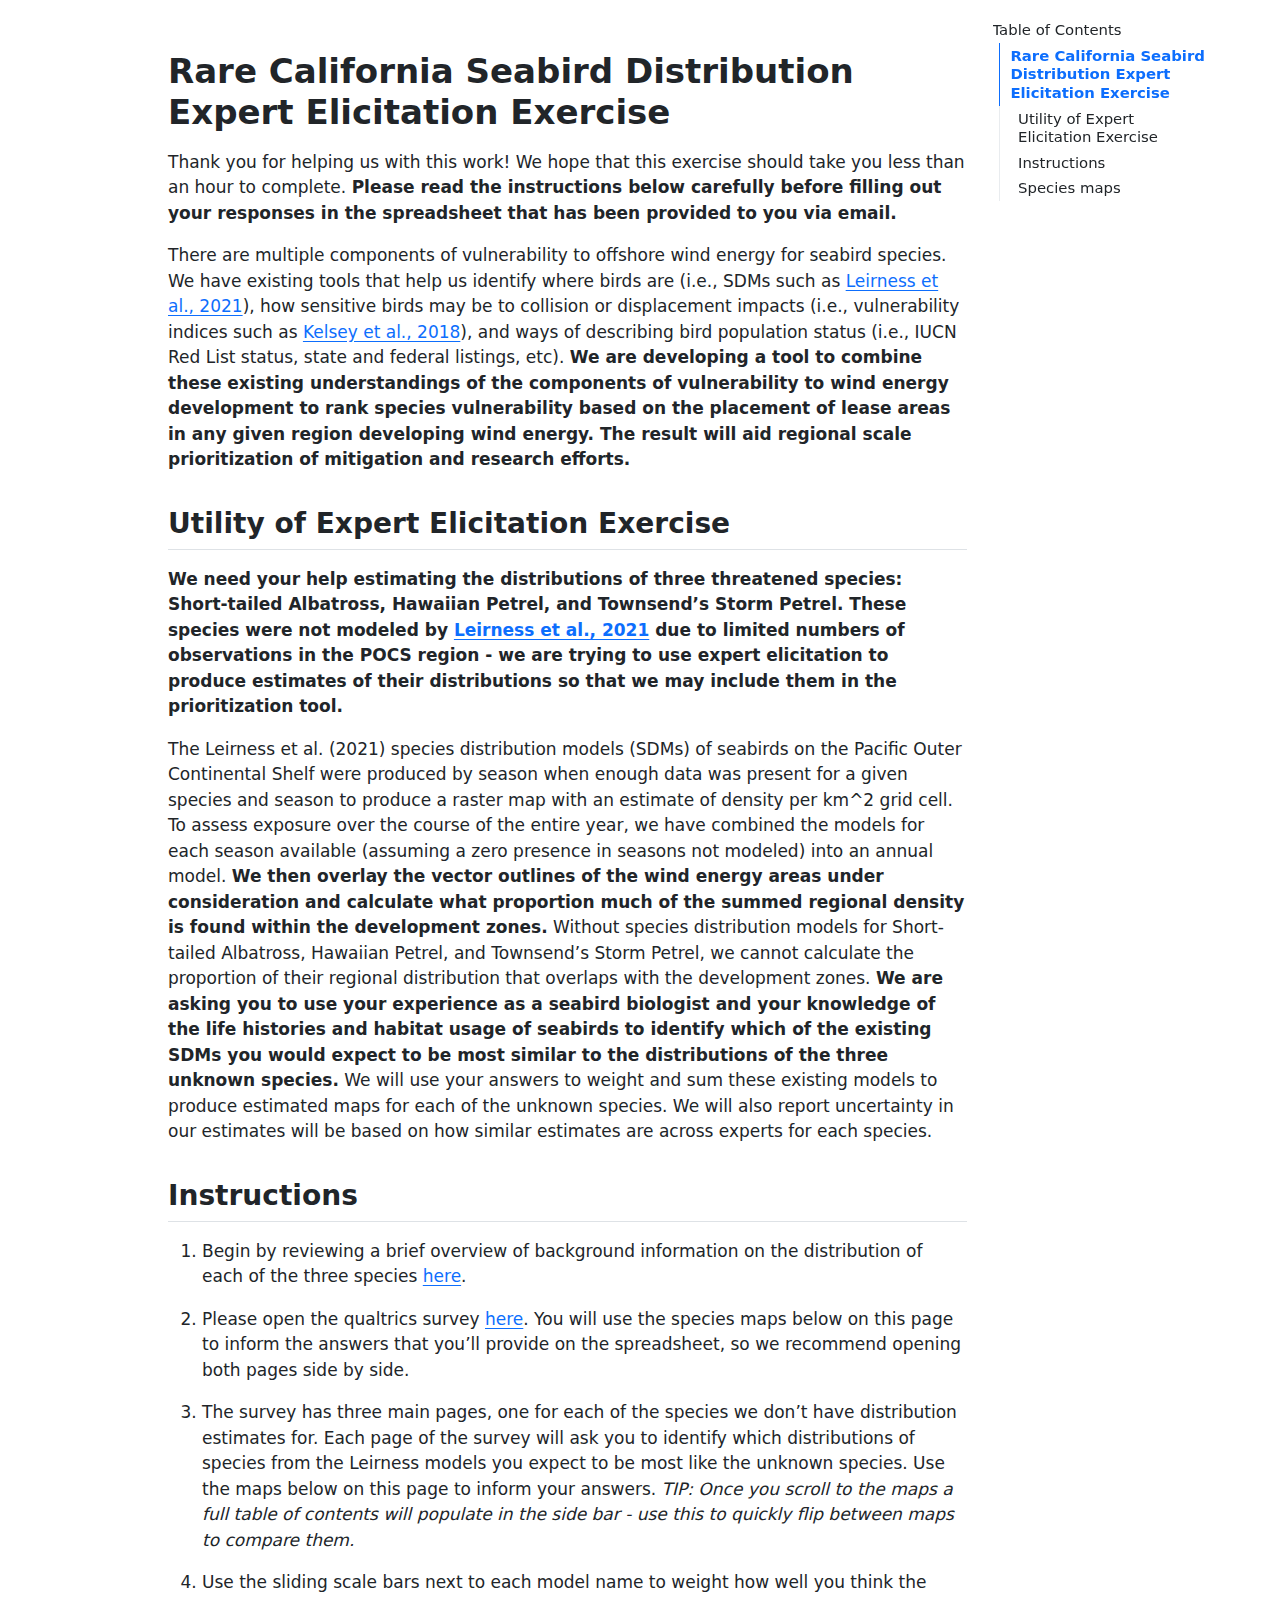
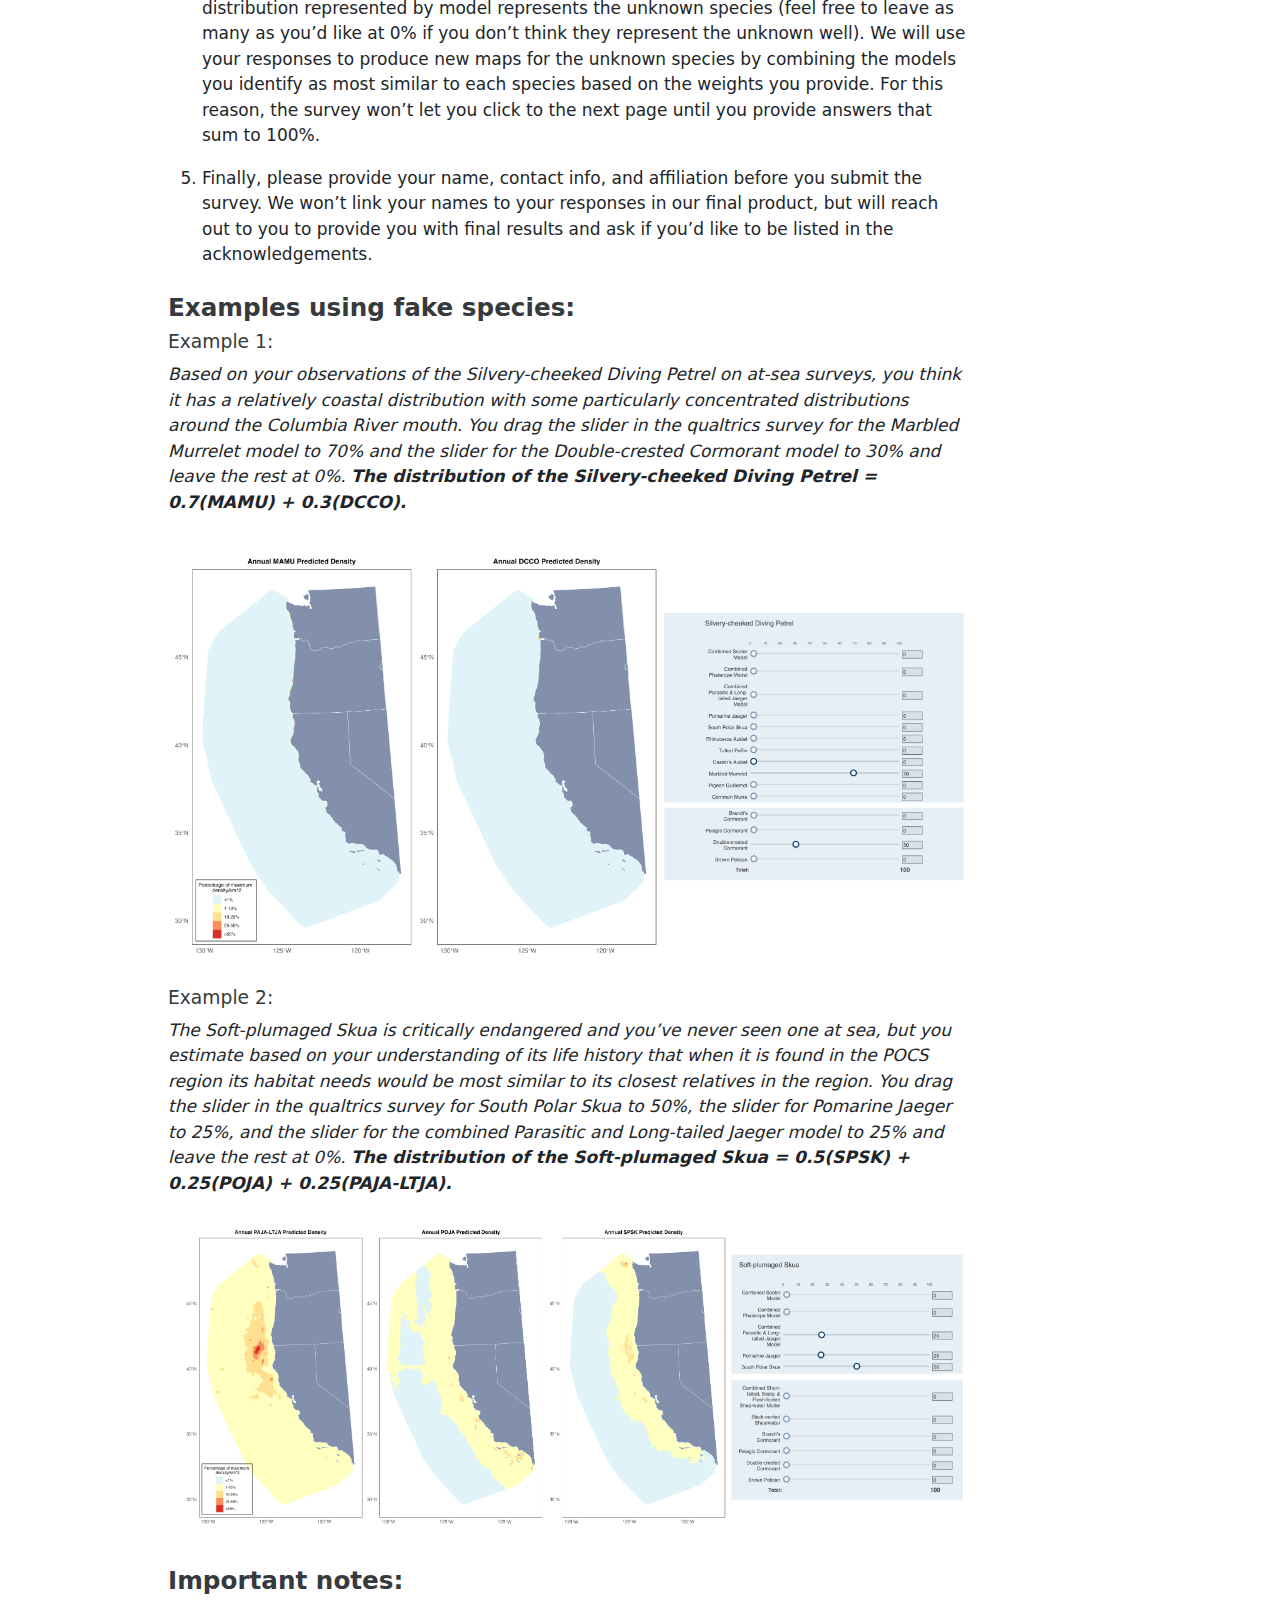
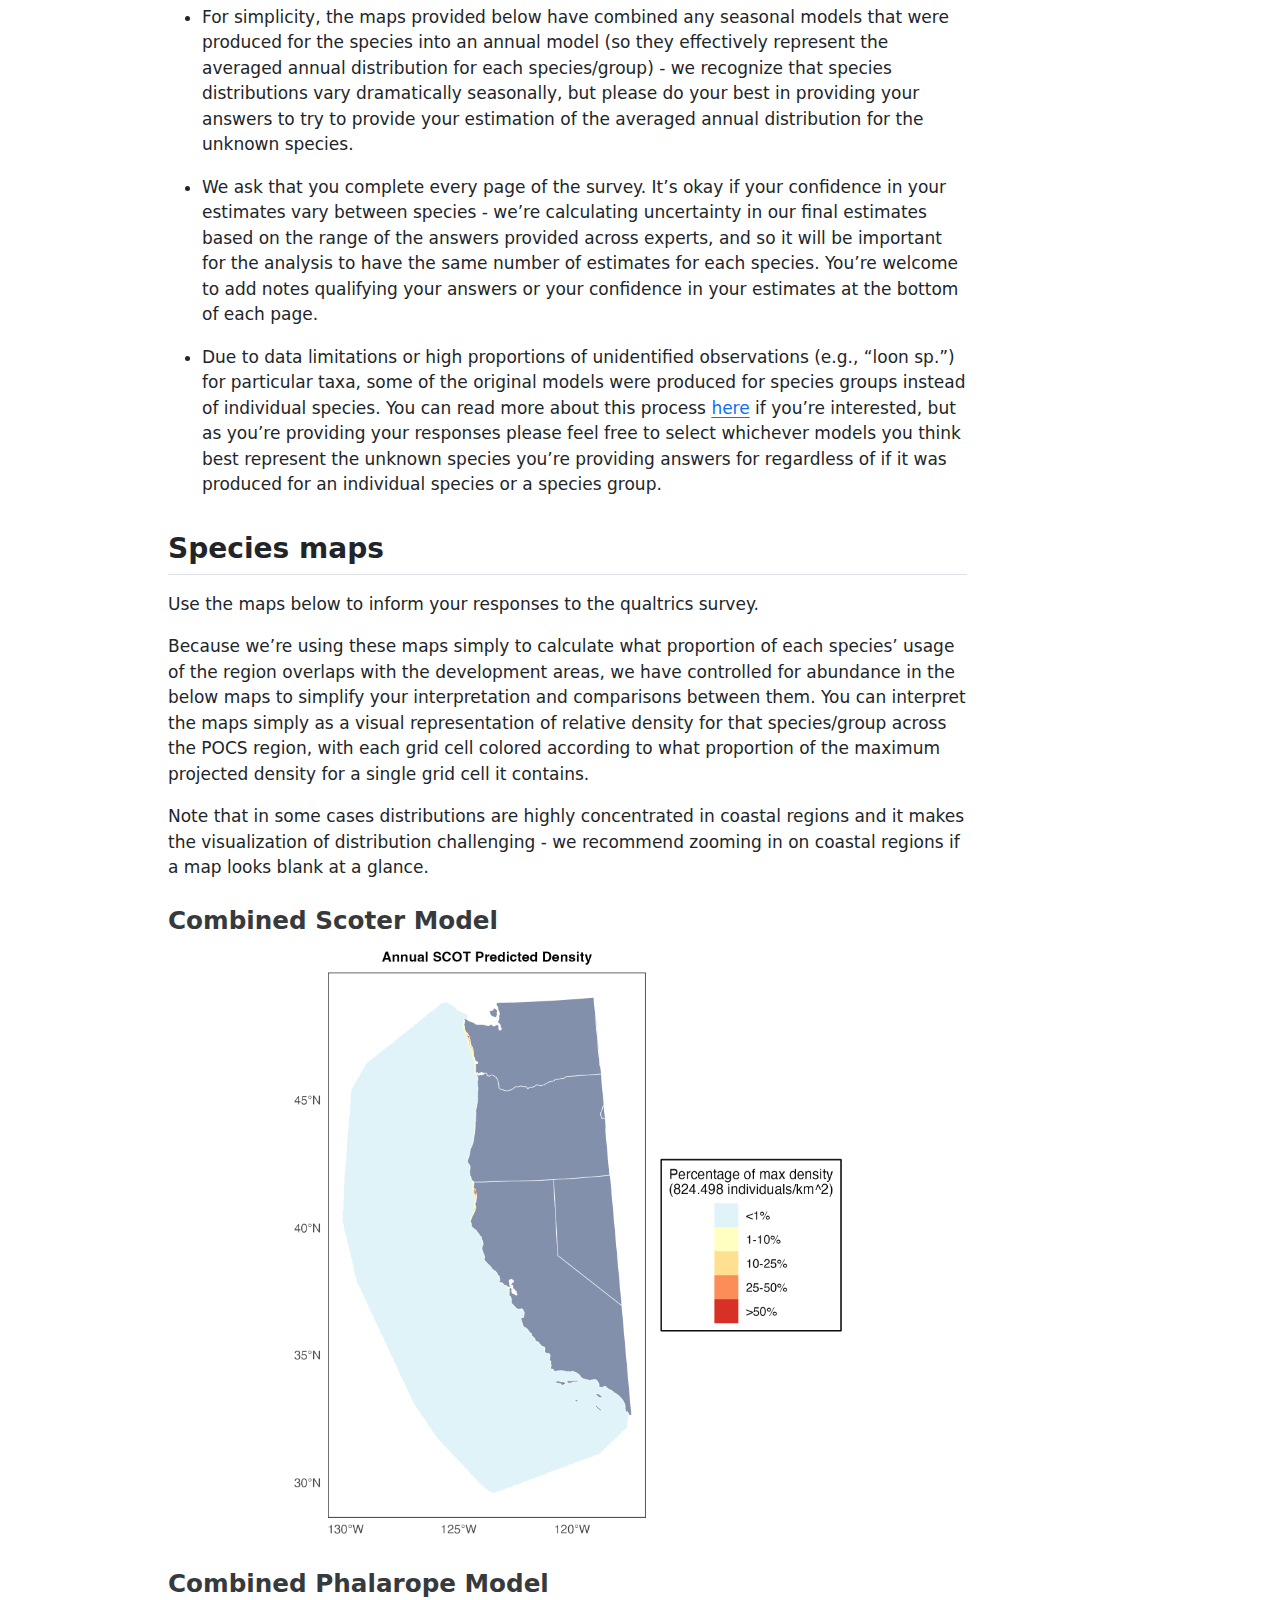
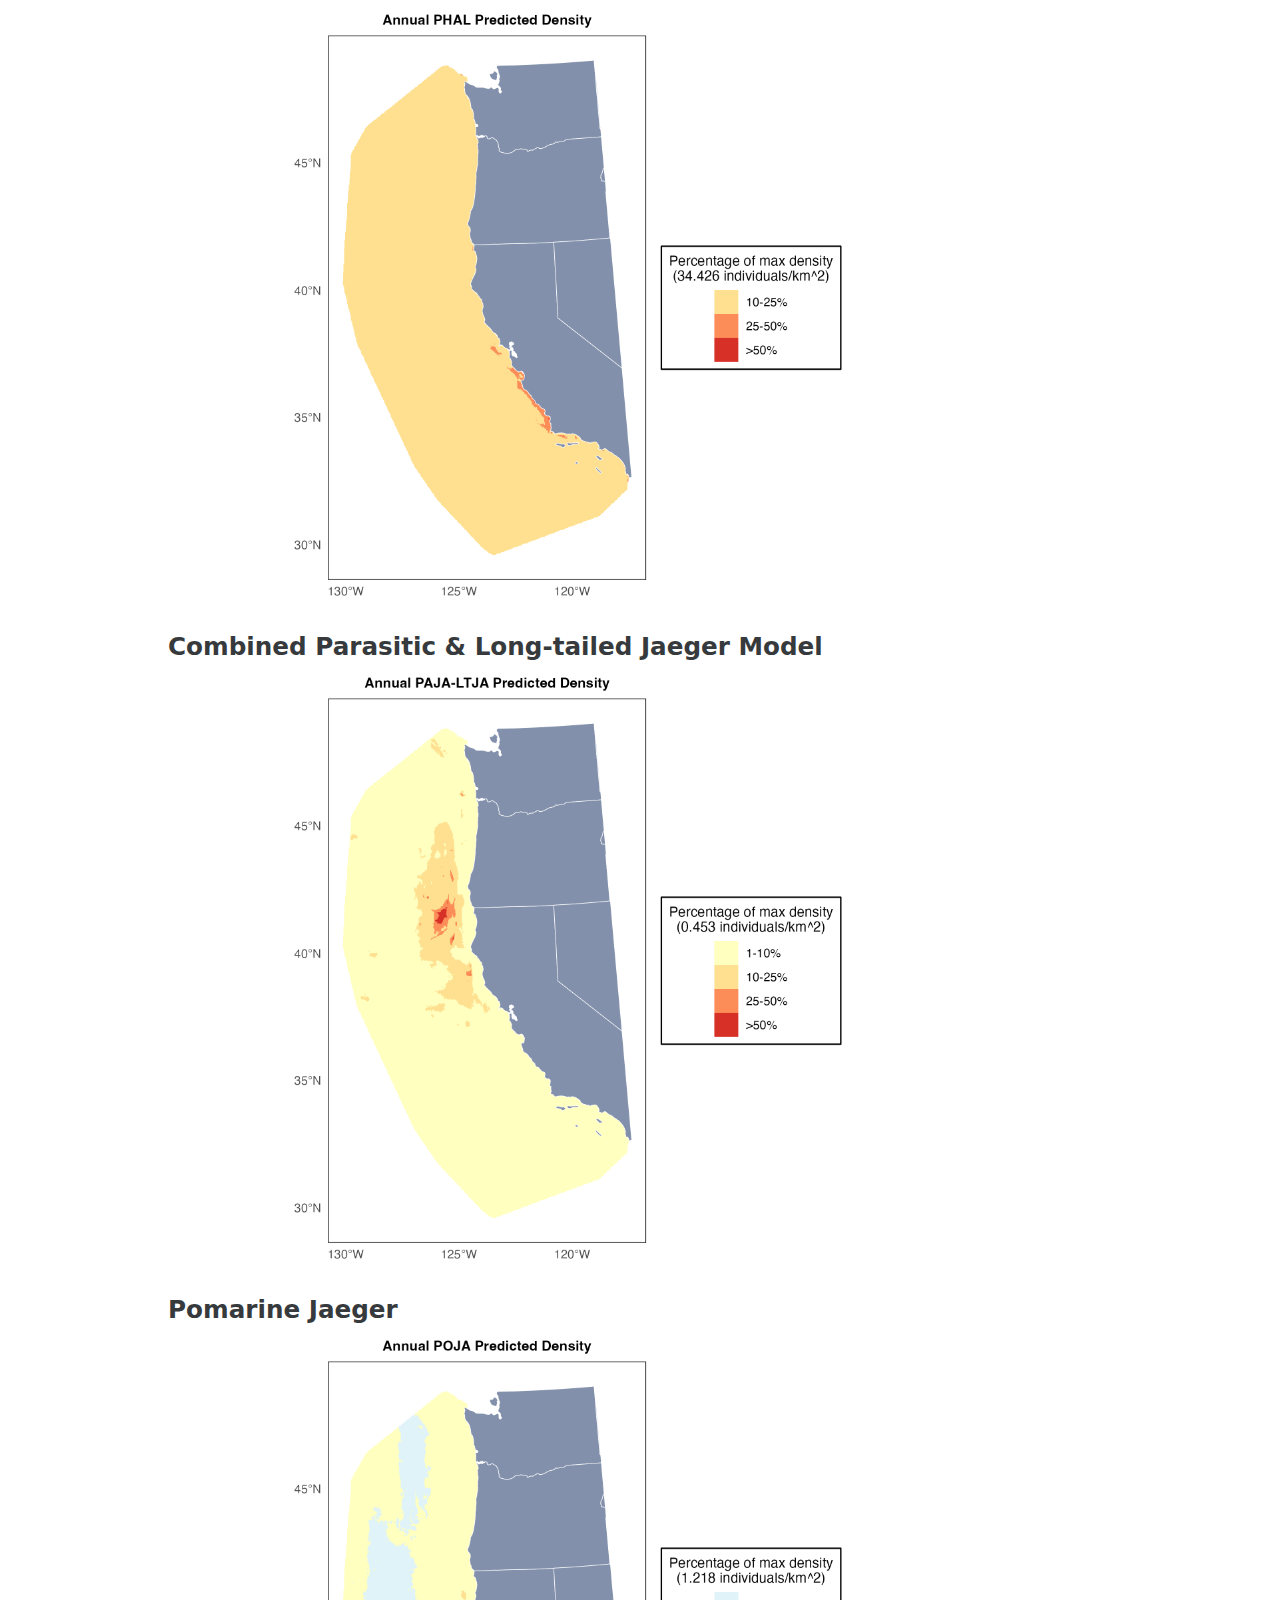
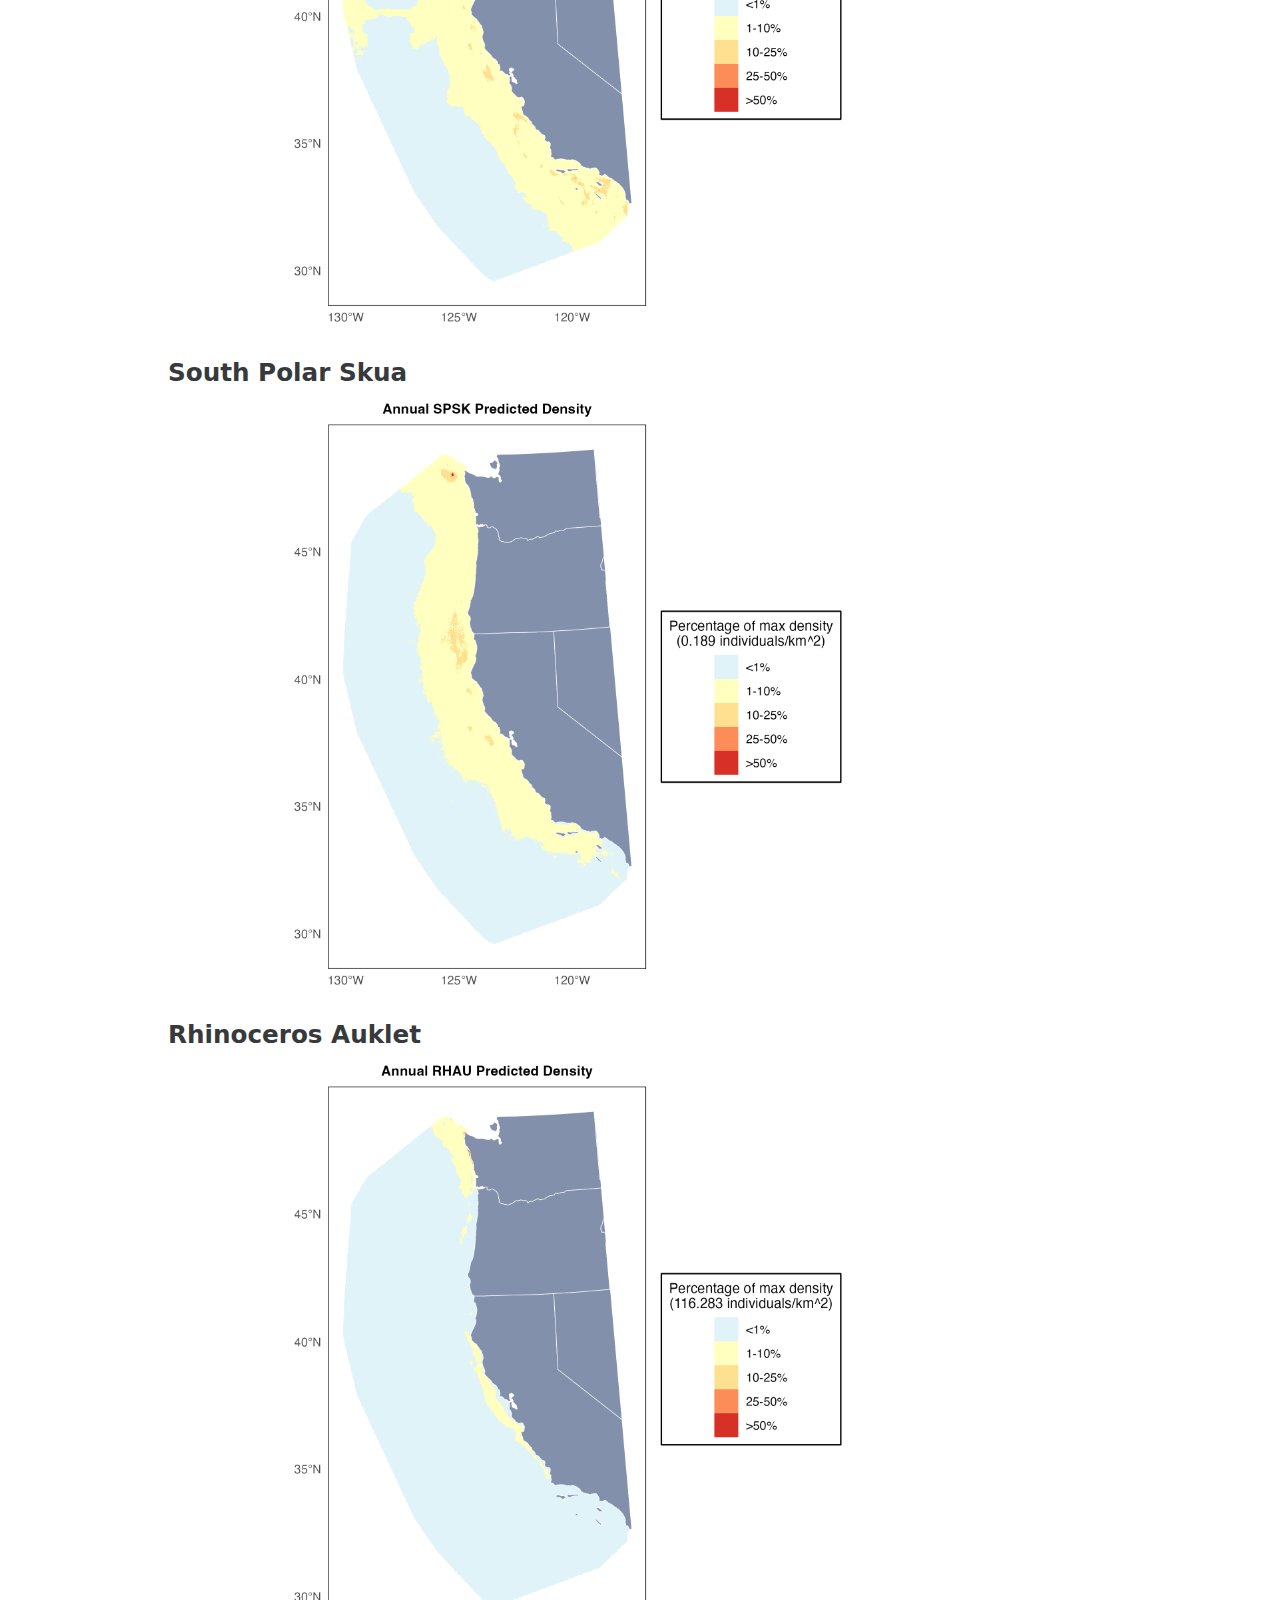
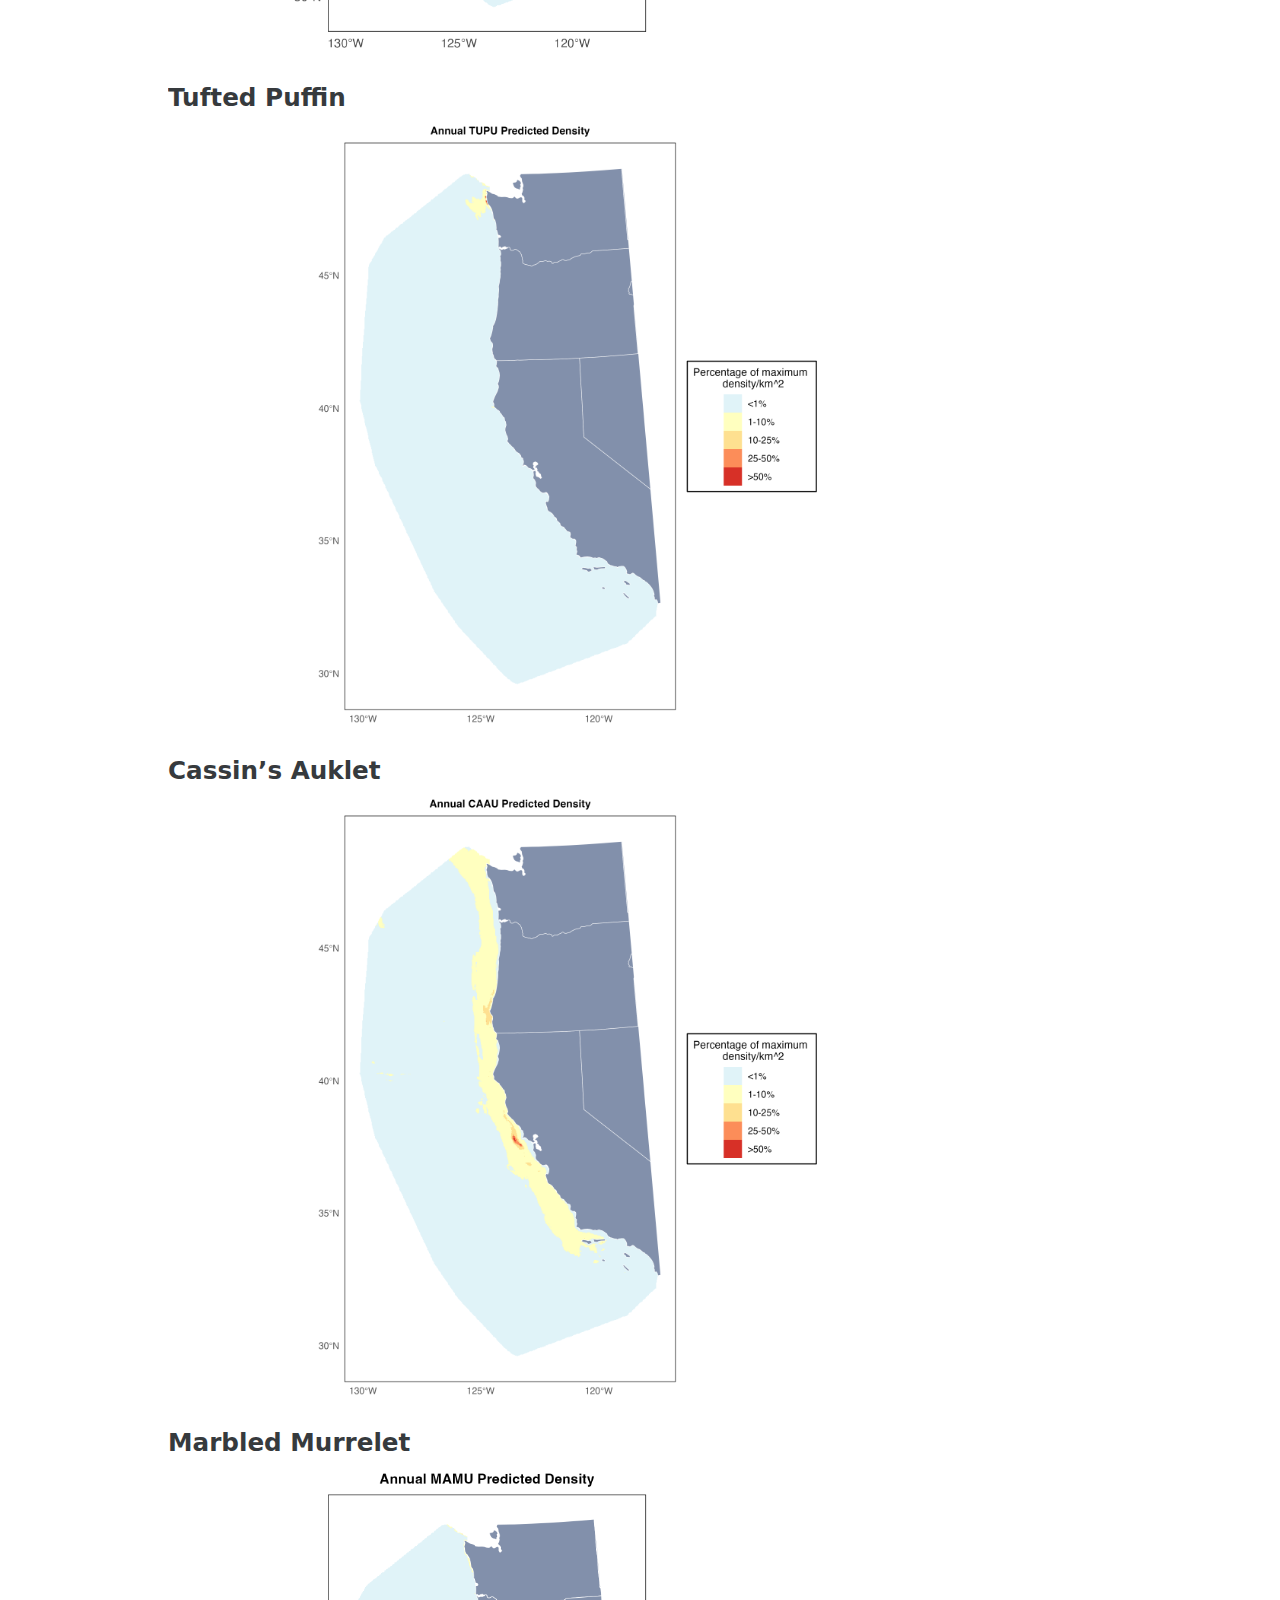
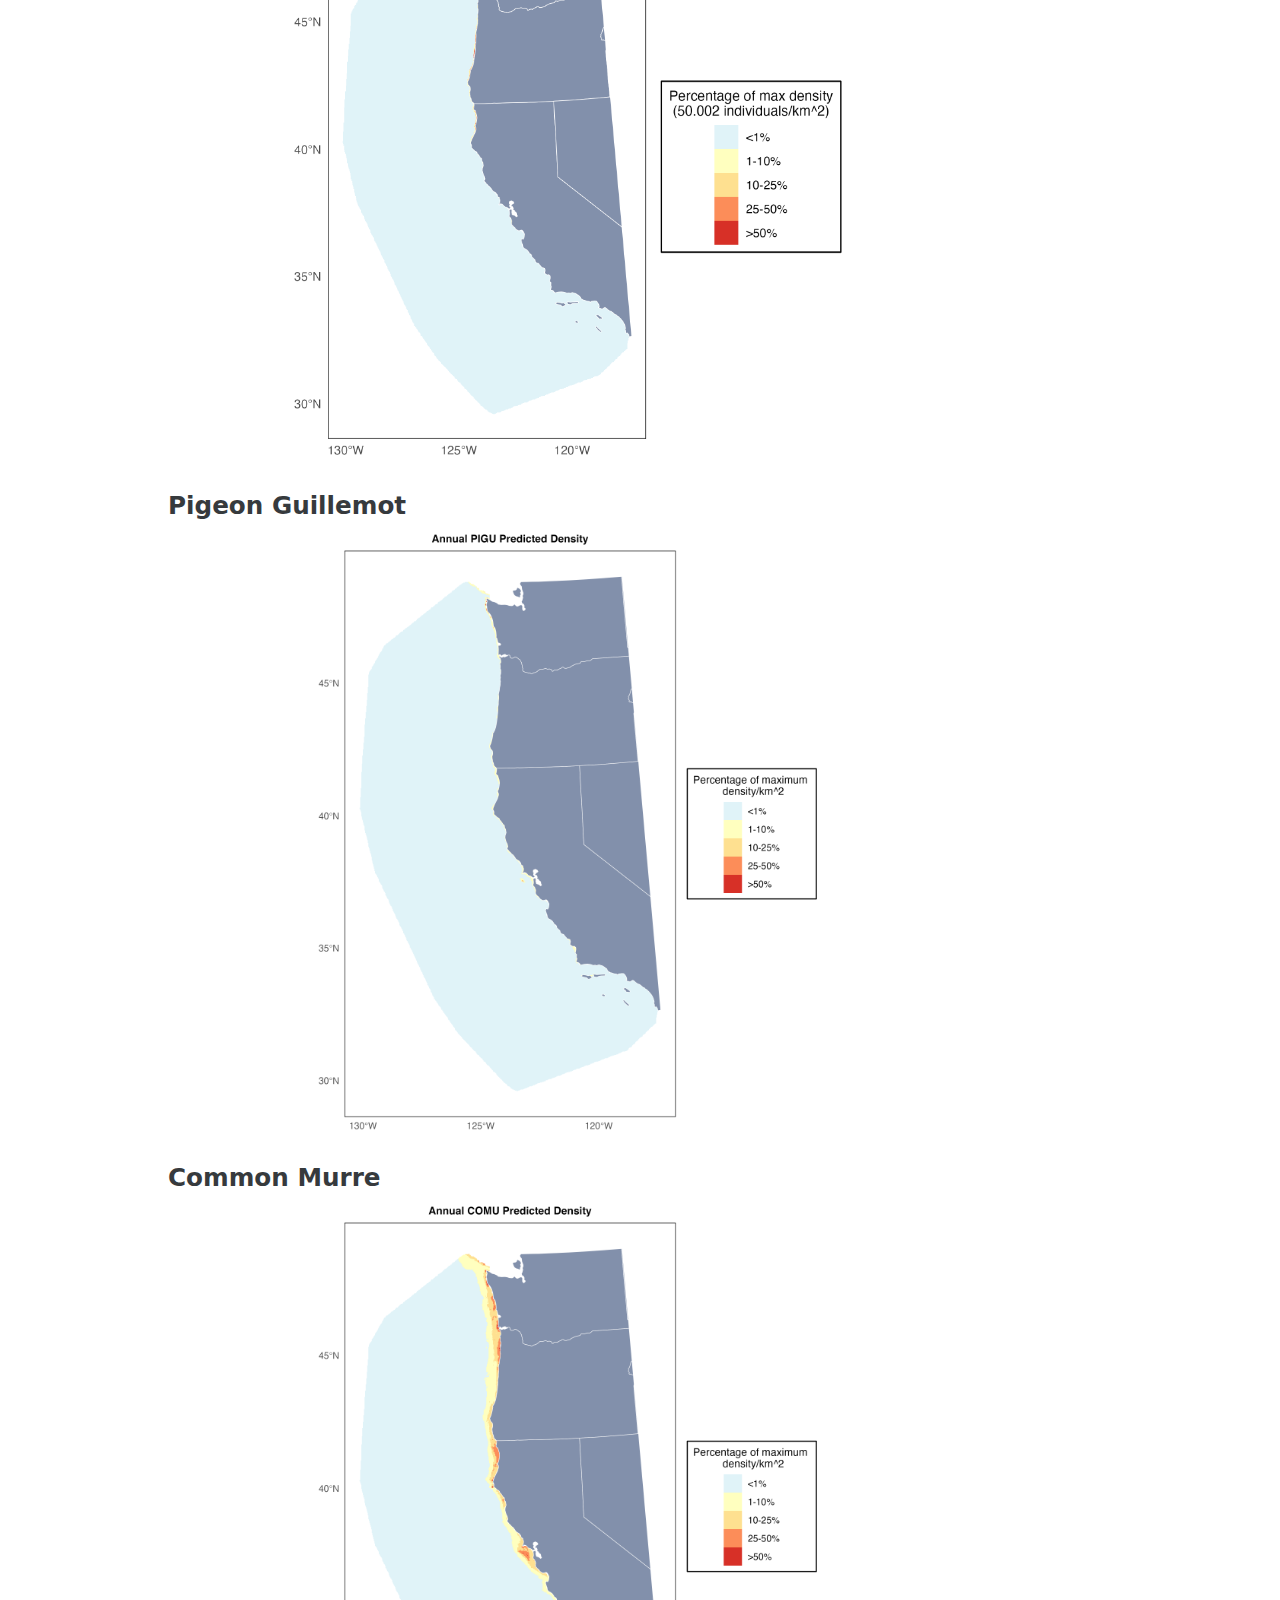
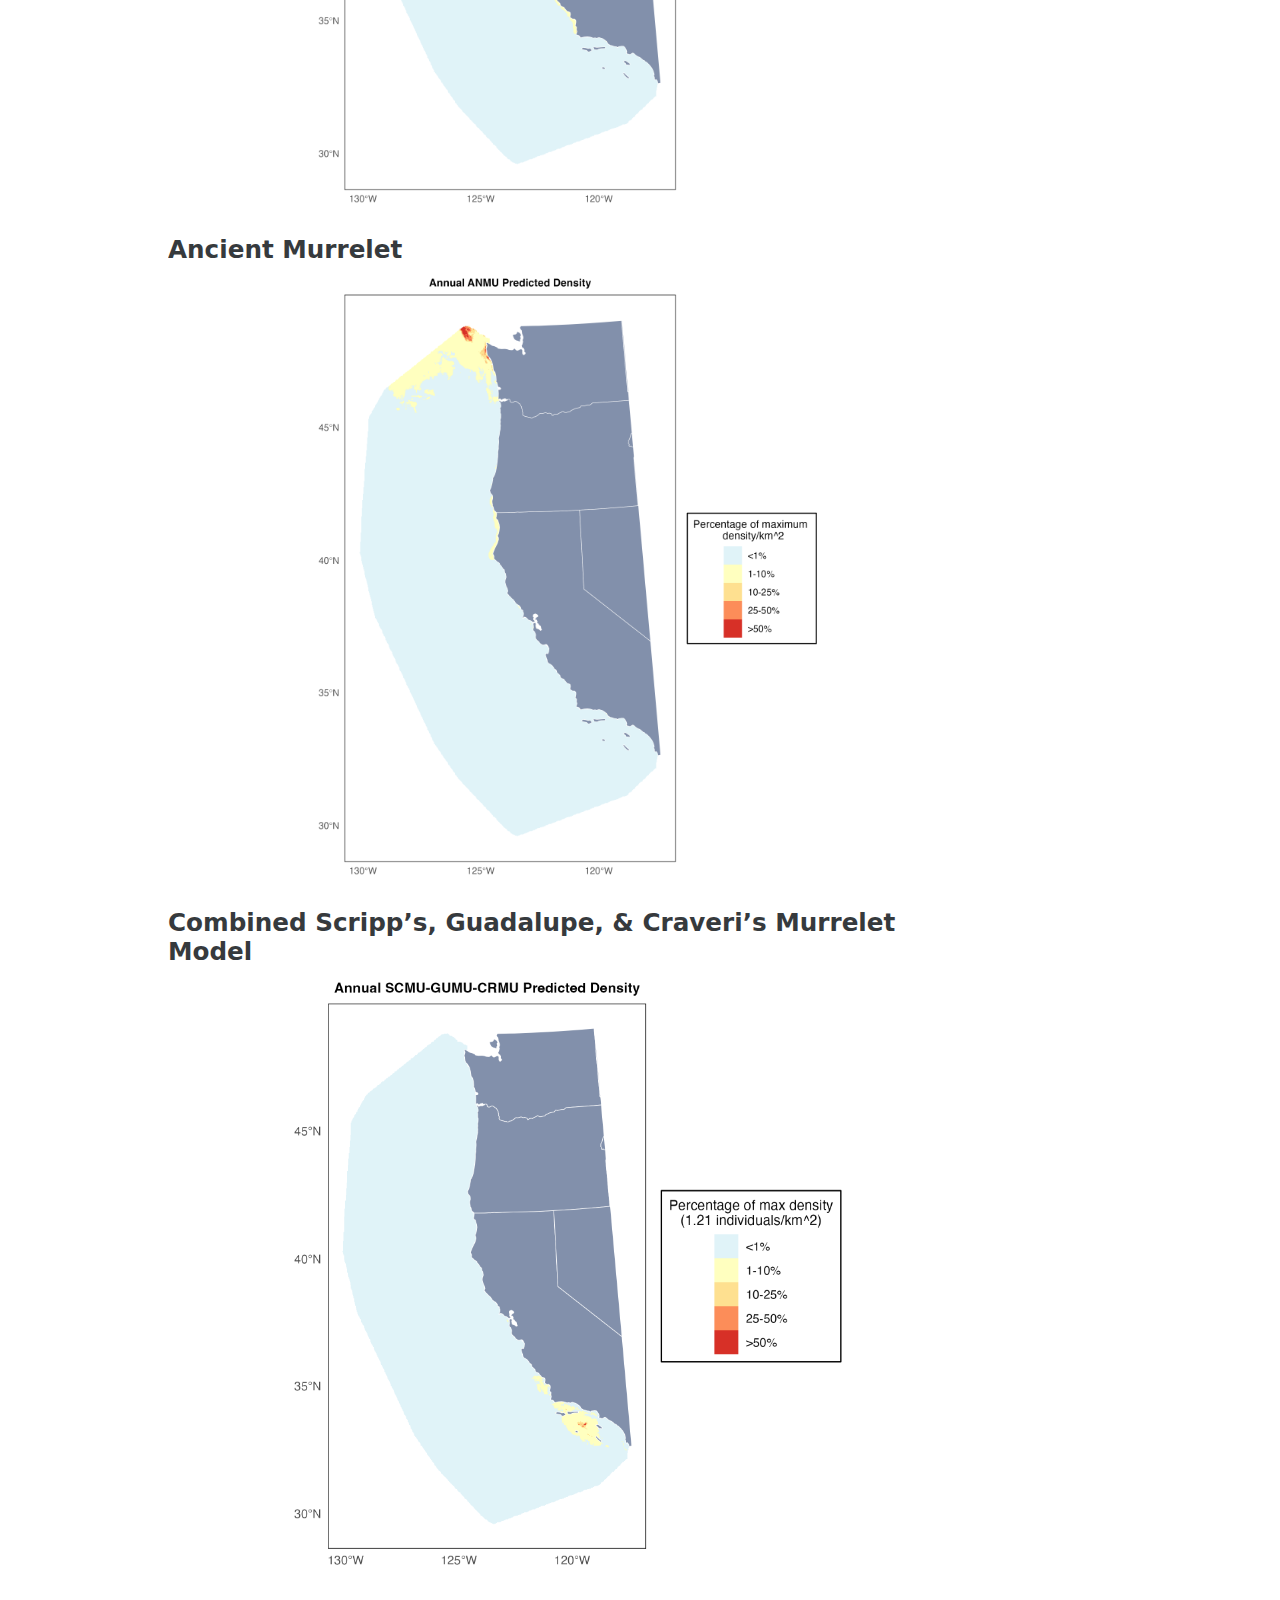
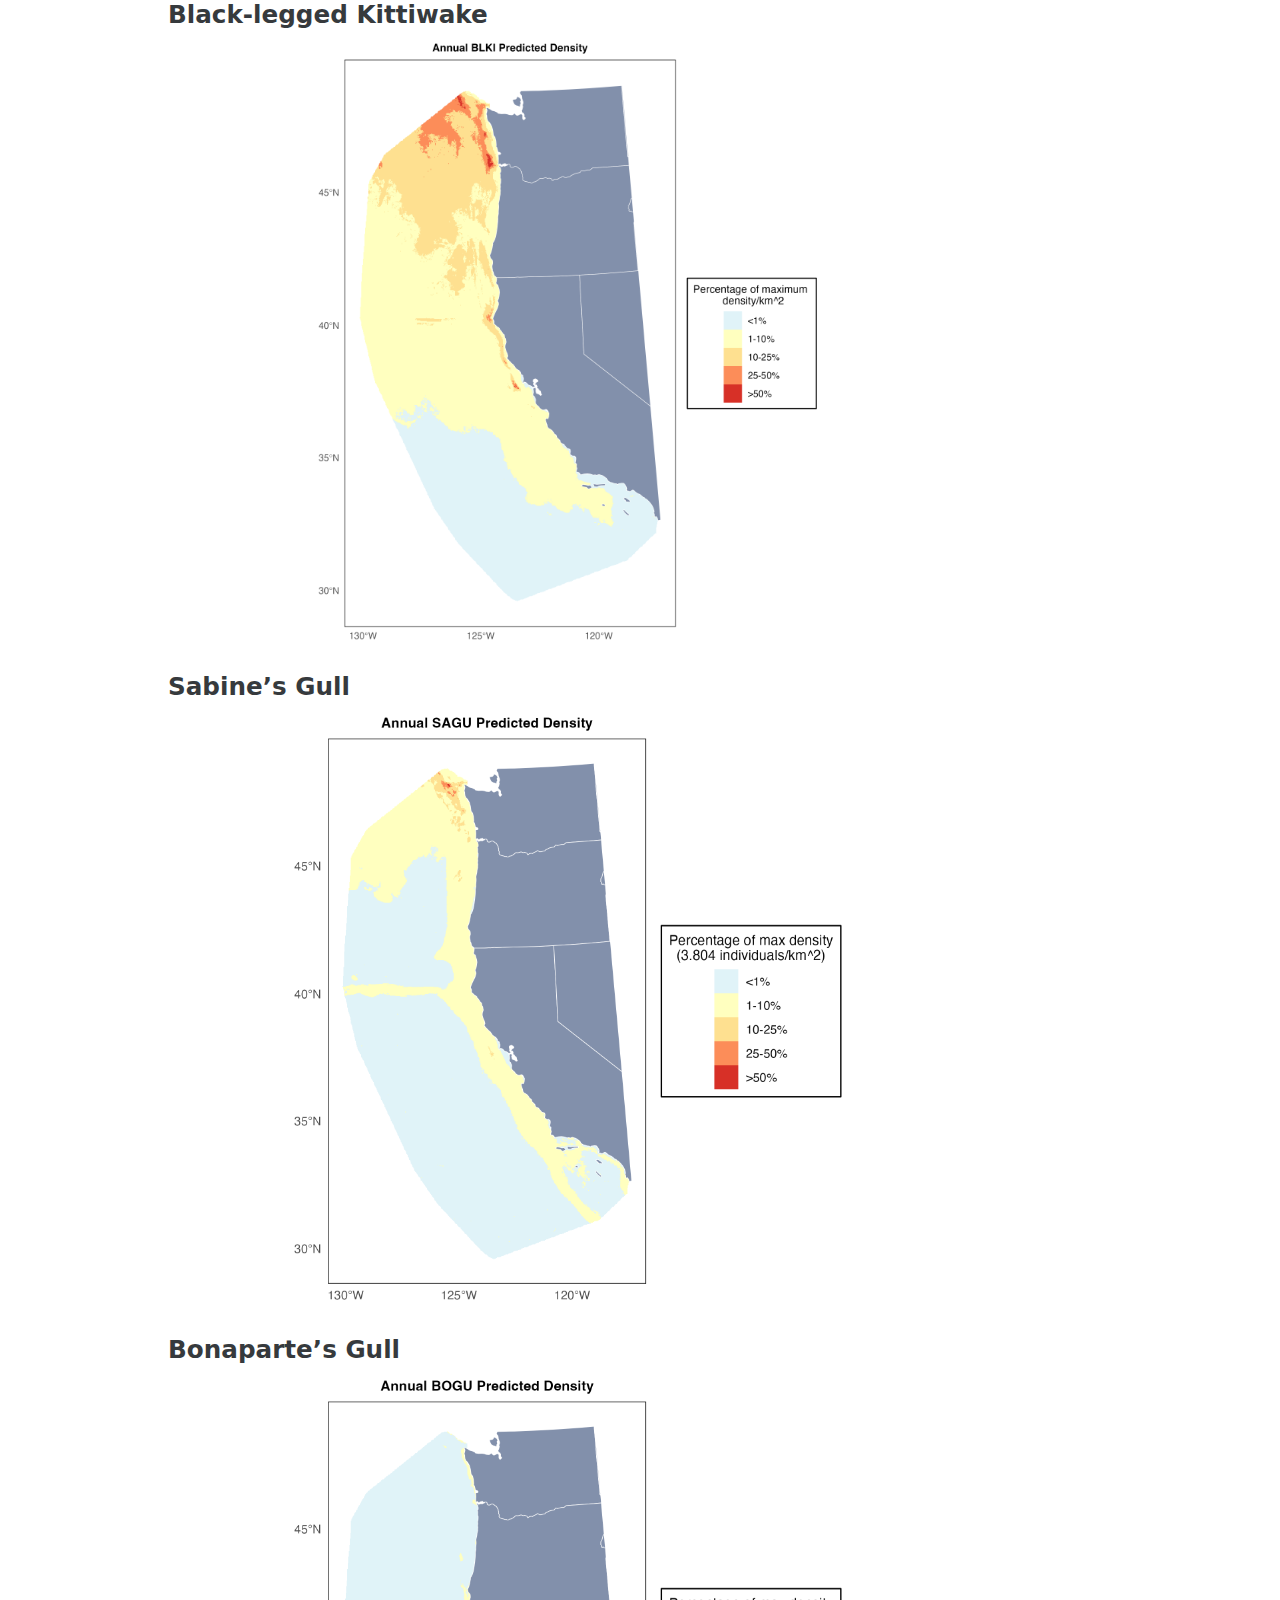
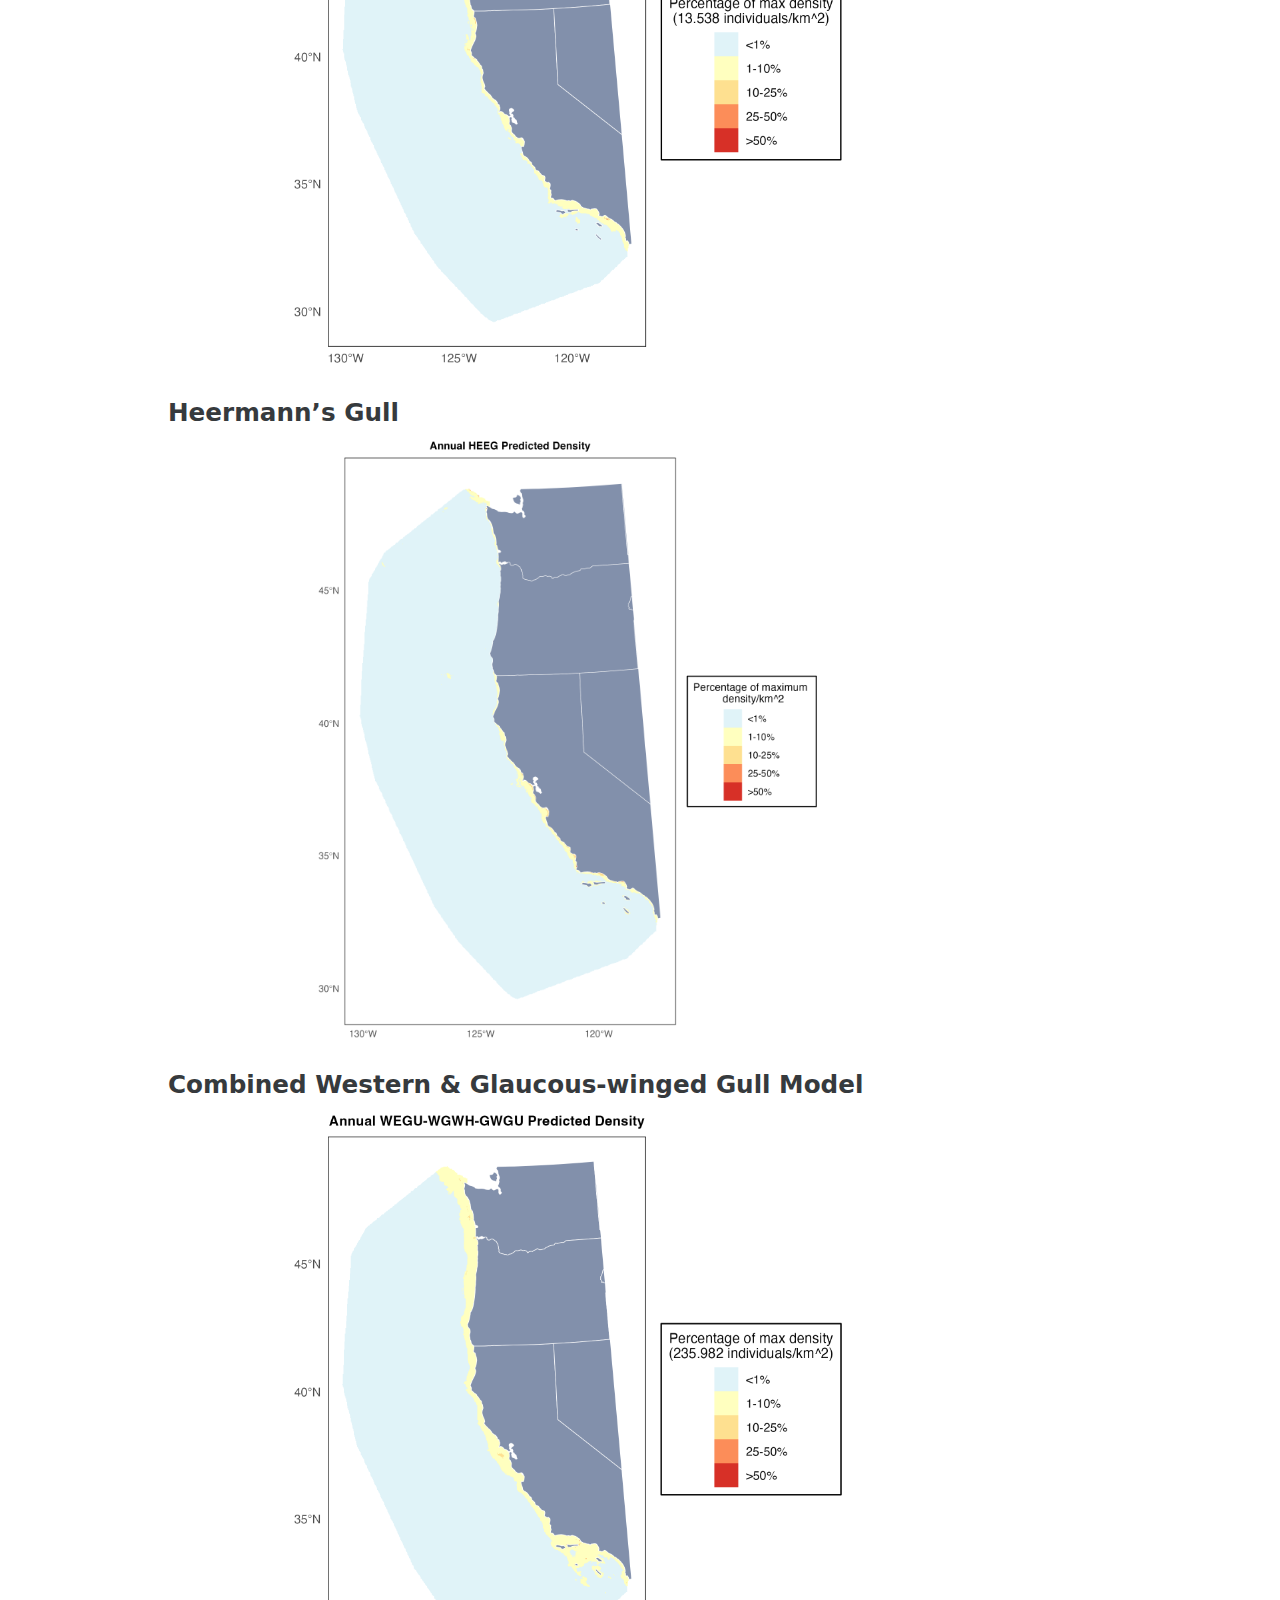
<file: docs/expert_elicitation_instructions.html>
<!DOCTYPE html>
<html xmlns="http://www.w3.org/1999/xhtml" lang="en" xml:lang="en"><head>

<meta charset="utf-8">
<meta name="generator" content="quarto-1.5.57">

<meta name="viewport" content="width=device-width, initial-scale=1.0, user-scalable=yes">


<title>expert_elicitation_instructions</title>
<style>
code{white-space: pre-wrap;}
span.smallcaps{font-variant: small-caps;}
div.columns{display: flex; gap: min(4vw, 1.5em);}
div.column{flex: auto; overflow-x: auto;}
div.hanging-indent{margin-left: 1.5em; text-indent: -1.5em;}
ul.task-list{list-style: none;}
ul.task-list li input[type="checkbox"] {
  width: 0.8em;
  margin: 0 0.8em 0.2em -1em; /* quarto-specific, see https://github.com/quarto-dev/quarto-cli/issues/4556 */ 
  vertical-align: middle;
}
</style>


<script src="expert_elicitation_instructions_files/libs/clipboard/clipboard.min.js"></script>
<script src="expert_elicitation_instructions_files/libs/quarto-html/quarto.js"></script>
<script src="expert_elicitation_instructions_files/libs/quarto-html/popper.min.js"></script>
<script src="expert_elicitation_instructions_files/libs/quarto-html/tippy.umd.min.js"></script>
<script src="expert_elicitation_instructions_files/libs/quarto-html/anchor.min.js"></script>
<link href="expert_elicitation_instructions_files/libs/quarto-html/tippy.css" rel="stylesheet">
<link href="expert_elicitation_instructions_files/libs/quarto-html/quarto-syntax-highlighting.css" rel="stylesheet" id="quarto-text-highlighting-styles">
<script src="expert_elicitation_instructions_files/libs/bootstrap/bootstrap.min.js"></script>
<link href="expert_elicitation_instructions_files/libs/bootstrap/bootstrap-icons.css" rel="stylesheet">
<link href="expert_elicitation_instructions_files/libs/bootstrap/bootstrap.min.css" rel="stylesheet" id="quarto-bootstrap" data-mode="light">


</head>

<body>

<div id="quarto-content" class="page-columns page-rows-contents page-layout-article">
<div id="quarto-margin-sidebar" class="sidebar margin-sidebar">
  <nav id="TOC" role="doc-toc" class="toc-active">
    <h2 id="toc-title">Table of Contents</h2>
   
  <ul>
  <li><a href="#rare-california-seabird-distribution-expert-elicitation-exercise" id="toc-rare-california-seabird-distribution-expert-elicitation-exercise" class="nav-link active" data-scroll-target="#rare-california-seabird-distribution-expert-elicitation-exercise"><strong>Rare California Seabird Distribution Expert Elicitation Exercise</strong></a>
  <ul class="collapse">
  <li><a href="#utility-of-expert-elicitation-exercise" id="toc-utility-of-expert-elicitation-exercise" class="nav-link" data-scroll-target="#utility-of-expert-elicitation-exercise">Utility of Expert Elicitation Exercise</a></li>
  <li><a href="#instructions" id="toc-instructions" class="nav-link" data-scroll-target="#instructions">Instructions</a>
  <ul class="collapse">
  <li><a href="#examples-using-fake-species" id="toc-examples-using-fake-species" class="nav-link" data-scroll-target="#examples-using-fake-species">Examples using fake species:</a></li>
  <li><a href="#important-notes" id="toc-important-notes" class="nav-link" data-scroll-target="#important-notes">Important notes:</a></li>
  </ul></li>
  <li><a href="#species-maps" id="toc-species-maps" class="nav-link" data-scroll-target="#species-maps">Species maps</a>
  <ul class="collapse">
  <li><a href="#combined-scoter-model" id="toc-combined-scoter-model" class="nav-link" data-scroll-target="#combined-scoter-model">Combined Scoter Model</a></li>
  <li><a href="#combined-phalarope-model" id="toc-combined-phalarope-model" class="nav-link" data-scroll-target="#combined-phalarope-model">Combined Phalarope Model</a></li>
  <li><a href="#combined-parasitic-long-tailed-jaeger-model" id="toc-combined-parasitic-long-tailed-jaeger-model" class="nav-link" data-scroll-target="#combined-parasitic-long-tailed-jaeger-model">Combined Parasitic &amp; Long-tailed Jaeger Model</a></li>
  <li><a href="#pomarine-jaeger" id="toc-pomarine-jaeger" class="nav-link" data-scroll-target="#pomarine-jaeger">Pomarine Jaeger</a></li>
  <li><a href="#south-polar-skua" id="toc-south-polar-skua" class="nav-link" data-scroll-target="#south-polar-skua">South Polar Skua</a></li>
  <li><a href="#rhinoceros-auklet" id="toc-rhinoceros-auklet" class="nav-link" data-scroll-target="#rhinoceros-auklet">Rhinoceros Auklet</a></li>
  <li><a href="#tufted-puffin" id="toc-tufted-puffin" class="nav-link" data-scroll-target="#tufted-puffin">Tufted Puffin</a></li>
  <li><a href="#cassins-auklet" id="toc-cassins-auklet" class="nav-link" data-scroll-target="#cassins-auklet">Cassin’s Auklet</a></li>
  <li><a href="#marbled-murrelet" id="toc-marbled-murrelet" class="nav-link" data-scroll-target="#marbled-murrelet">Marbled Murrelet</a></li>
  <li><a href="#pigeon-guillemot" id="toc-pigeon-guillemot" class="nav-link" data-scroll-target="#pigeon-guillemot">Pigeon Guillemot</a></li>
  <li><a href="#common-murre" id="toc-common-murre" class="nav-link" data-scroll-target="#common-murre">Common Murre</a></li>
  <li><a href="#ancient-murrelet" id="toc-ancient-murrelet" class="nav-link" data-scroll-target="#ancient-murrelet">Ancient Murrelet</a></li>
  <li><a href="#combined-scripps-guadalupe-craveris-murrelet-model" id="toc-combined-scripps-guadalupe-craveris-murrelet-model" class="nav-link" data-scroll-target="#combined-scripps-guadalupe-craveris-murrelet-model">Combined Scripp’s, Guadalupe, &amp; Craveri’s Murrelet Model</a></li>
  <li><a href="#black-legged-kittiwake" id="toc-black-legged-kittiwake" class="nav-link" data-scroll-target="#black-legged-kittiwake">Black-legged Kittiwake</a></li>
  <li><a href="#sabines-gull" id="toc-sabines-gull" class="nav-link" data-scroll-target="#sabines-gull">Sabine’s Gull</a></li>
  <li><a href="#bonapartes-gull" id="toc-bonapartes-gull" class="nav-link" data-scroll-target="#bonapartes-gull">Bonaparte’s Gull</a></li>
  <li><a href="#heermanns-gull" id="toc-heermanns-gull" class="nav-link" data-scroll-target="#heermanns-gull">Heermann’s Gull</a></li>
  <li><a href="#combined-western-glaucous-winged-gull-model" id="toc-combined-western-glaucous-winged-gull-model" class="nav-link" data-scroll-target="#combined-western-glaucous-winged-gull-model">Combined Western &amp; Glaucous-winged Gull Model</a></li>
  <li><a href="#california-gull" id="toc-california-gull" class="nav-link" data-scroll-target="#california-gull">California Gull</a></li>
  <li><a href="#combined-herring-iceland-gull-model" id="toc-combined-herring-iceland-gull-model" class="nav-link" data-scroll-target="#combined-herring-iceland-gull-model">Combined Herring &amp; Iceland Gull Model</a></li>
  <li><a href="#caspian-tern" id="toc-caspian-tern" class="nav-link" data-scroll-target="#caspian-tern">Caspian Tern</a></li>
  <li><a href="#combined-common-arctic-tern-model" id="toc-combined-common-arctic-tern-model" class="nav-link" data-scroll-target="#combined-common-arctic-tern-model">Combined Common &amp; Arctic Tern Model</a></li>
  <li><a href="#combined-royal-elegant-tern-model" id="toc-combined-royal-elegant-tern-model" class="nav-link" data-scroll-target="#combined-royal-elegant-tern-model">Combined Royal &amp; Elegant Tern Model</a></li>
  <li><a href="#combined-western-clarks-grebe-model" id="toc-combined-western-clarks-grebe-model" class="nav-link" data-scroll-target="#combined-western-clarks-grebe-model">Combined Western &amp; Clark’s Grebe Model</a></li>
  <li><a href="#red-throated-loon" id="toc-red-throated-loon" class="nav-link" data-scroll-target="#red-throated-loon">Red-throated Loon</a></li>
  <li><a href="#common-loon" id="toc-common-loon" class="nav-link" data-scroll-target="#common-loon">Common Loon</a></li>
  <li><a href="#combined-loon-model-includes-pacific-loon" id="toc-combined-loon-model-includes-pacific-loon" class="nav-link" data-scroll-target="#combined-loon-model-includes-pacific-loon">Combined Loon Model (includes Pacific Loon)</a></li>
  <li><a href="#laysan-albatross" id="toc-laysan-albatross" class="nav-link" data-scroll-target="#laysan-albatross">Laysan Albatross</a></li>
  <li><a href="#black-footed-albatross" id="toc-black-footed-albatross" class="nav-link" data-scroll-target="#black-footed-albatross">Black-footed Albatross</a></li>
  <li><a href="#fork-tailed-storm-petrel" id="toc-fork-tailed-storm-petrel" class="nav-link" data-scroll-target="#fork-tailed-storm-petrel">Fork-tailed Storm-Petrel</a></li>
  <li><a href="#leachs-storm-petrel" id="toc-leachs-storm-petrel" class="nav-link" data-scroll-target="#leachs-storm-petrel">Leach’s Storm Petrel</a></li>
  <li><a href="#ashy-storm-petrel" id="toc-ashy-storm-petrel" class="nav-link" data-scroll-target="#ashy-storm-petrel">Ashy Storm-Petrel</a></li>
  <li><a href="#black-storm-petrel" id="toc-black-storm-petrel" class="nav-link" data-scroll-target="#black-storm-petrel">Black Storm-Petrel</a></li>
  <li><a href="#northern-fulmar" id="toc-northern-fulmar" class="nav-link" data-scroll-target="#northern-fulmar">Northern Fulmar</a></li>
  <li><a href="#murphys-petrel" id="toc-murphys-petrel" class="nav-link" data-scroll-target="#murphys-petrel">Murphy’s Petrel</a></li>
  <li><a href="#cooks-petrel" id="toc-cooks-petrel" class="nav-link" data-scroll-target="#cooks-petrel">Cook’s Petrel</a></li>
  <li><a href="#pink-footed-shearwater" id="toc-pink-footed-shearwater" class="nav-link" data-scroll-target="#pink-footed-shearwater">Pink-footed Shearwater</a></li>
  <li><a href="#bullers-shearwater" id="toc-bullers-shearwater" class="nav-link" data-scroll-target="#bullers-shearwater">Buller’s Shearwater</a></li>
  <li><a href="#combined-short-tailed-sooty-flesh-footed-shearwater-model" id="toc-combined-short-tailed-sooty-flesh-footed-shearwater-model" class="nav-link" data-scroll-target="#combined-short-tailed-sooty-flesh-footed-shearwater-model">Combined Short-tailed, Sooty, &amp; Flesh-footed Shearwater Model</a></li>
  <li><a href="#black-vented-shearwater" id="toc-black-vented-shearwater" class="nav-link" data-scroll-target="#black-vented-shearwater">Black-vented Shearwater</a></li>
  <li><a href="#brandts-cormorant" id="toc-brandts-cormorant" class="nav-link" data-scroll-target="#brandts-cormorant">Brandt’s Cormorant</a></li>
  <li><a href="#pelagic-cormorant" id="toc-pelagic-cormorant" class="nav-link" data-scroll-target="#pelagic-cormorant">Pelagic Cormorant</a></li>
  <li><a href="#double-crested-cormorant" id="toc-double-crested-cormorant" class="nav-link" data-scroll-target="#double-crested-cormorant">Double-crested Cormorant</a></li>
  <li><a href="#brown-pelican" id="toc-brown-pelican" class="nav-link" data-scroll-target="#brown-pelican">Brown Pelican</a></li>
  </ul></li>
  </ul></li>
  </ul>
</nav>
</div>
<main class="content" id="quarto-document-content">




<section id="rare-california-seabird-distribution-expert-elicitation-exercise" class="level1">
<h1><strong>Rare California Seabird Distribution Expert Elicitation Exercise</strong></h1>
<p>Thank you for helping us with this work! We hope that this exercise should take you less than an hour to complete. <strong>Please read the instructions below carefully before filling out your responses in the spreadsheet that has been provided to you via email.</strong></p>
<p>There are multiple components of vulnerability to offshore wind energy for seabird species. We have existing tools that help us identify where birds are (i.e., SDMs such as <a href="https://repository.library.noaa.gov/view/noaa/49073">Leirness et al., 2021</a>), how sensitive birds may be to collision or displacement impacts (i.e., vulnerability indices such as <a href="https://www.sciencedirect.com/science/article/abs/pii/S0301479718309228">Kelsey et al., 2018</a>), and ways of describing bird population status (i.e., IUCN Red List status, state and federal listings, etc). <strong>We are developing a tool to combine these existing understandings of the components of vulnerability to wind energy development to rank species vulnerability based on the placement of lease areas in any given region developing wind energy. The result will aid regional scale prioritization of mitigation and research efforts.</strong></p>
<section id="utility-of-expert-elicitation-exercise" class="level2">
<h2 class="anchored" data-anchor-id="utility-of-expert-elicitation-exercise">Utility of Expert Elicitation Exercise</h2>
<p><strong>We need your help estimating the distributions of three threatened species: Short-tailed Albatross, Hawaiian Petrel, and Townsend’s Storm Petrel. These species were not modeled by <a href="https://repository.library.noaa.gov/view/noaa/49073">Leirness et al., 2021</a> due to limited numbers of observations in the POCS region - we are trying to use expert elicitation to produce estimates of their distributions so that we may include them in the prioritization tool.</strong></p>
<p>The Leirness et al.&nbsp;(2021) species distribution models (SDMs) of seabirds on the Pacific Outer Continental Shelf were produced by season when enough data was present for a given species and season to produce a raster map with an estimate of density per km^2 grid cell. To assess exposure over the course of the entire year, we have combined the models for each season available (assuming a zero presence in seasons not modeled) into an annual model. <strong>We then overlay the vector outlines of the wind energy areas under consideration and calculate what proportion much of the summed regional density is found within the development zones.</strong> Without species distribution models for Short-tailed Albatross, Hawaiian Petrel, and Townsend’s Storm Petrel, we cannot calculate the proportion of their regional distribution that overlaps with the development zones. <strong>We are asking you to use your experience as a seabird biologist and your knowledge of the life histories and habitat usage of seabirds to identify which of the existing SDMs you would expect to be most similar to the distributions of the three unknown species.</strong> We will use your answers to weight and sum these existing models to produce estimated maps for each of the unknown species. We will also report uncertainty in our estimates will be based on how similar estimates are across experts for each species.</p>
</section>
<section id="instructions" class="level2">
<h2 class="anchored" data-anchor-id="instructions">Instructions</h2>
<ol type="1">
<li><p>Begin by reviewing a brief overview of background information on the distribution of each of the three species <a href="species_dossiers.html">here</a>.</p></li>
<li><p>Please open the qualtrics survey <a href="https://ucsantacruz.co1.qualtrics.com/jfe/preview/previewId/ae7c4b25-cb4f-4b1d-9718-139a2cfe2c16/SV_d5uCEVtPOjK0yea?Q_CHL=preview&amp;Q_SurveyVersionID=current">here</a>. You will use the species maps below on this page to inform the answers that you’ll provide on the spreadsheet, so we recommend opening both pages side by side.</p></li>
<li><p>The survey has three main pages, one for each of the species we don’t have distribution estimates for. Each page of the survey will ask you to identify which distributions of species from the Leirness models you expect to be most like the unknown species. Use the maps below on this page to inform your answers. <em>TIP: Once you scroll to the maps a full table of contents will populate in the side bar - use this to quickly flip between maps to compare them.</em></p></li>
<li><p>Use the sliding scale bars next to each model name to weight how well you think the distribution represented by model represents the unknown species (feel free to leave as many as you’d like at 0% if you don’t think they represent the unknown well). We will use your responses to produce new maps for the unknown species by combining the models you identify as most similar to each species based on the weights you provide. For this reason, the survey won’t let you click to the next page until you provide answers that sum to 100%.</p></li>
<li><p>Finally, please provide your name, contact info, and affiliation before you submit the survey. We won’t link your names to your responses in our final product, but will reach out to you to provide you with final results and ask if you’d like to be listed in the acknowledgements.</p></li>
</ol>
<section id="examples-using-fake-species" class="level3">
<h3 class="anchored" data-anchor-id="examples-using-fake-species">Examples using fake species:</h3>
<section id="example-1" class="level5">
<h5 class="anchored" data-anchor-id="example-1">Example 1:</h5>
<p><em>Based on your observations of the Silvery-cheeked Diving Petrel on at-sea surveys, you think it has a relatively coastal distribution with some particularly concentrated distributions around the Columbia River mouth. You drag the slider in the qualtrics survey for the Marbled Murrelet model to 70% and the slider for the Double-crested Cormorant model to 30% and leave the rest at 0%. <strong>The distribution of the Silvery-cheeked Diving Petrel = 0.7(MAMU) + 0.3(DCCO).</strong></em></p>
<p><img src="images/Screenshot%202025-03-12%20at%2014.54.25.png" class="img-fluid"></p>
</section>
<section id="example-2" class="level5">
<h5 class="anchored" data-anchor-id="example-2">Example 2:</h5>
<p><em>The Soft-plumaged Skua is critically endangered and you’ve never seen one at sea, but you estimate based on your understanding of its life history that when it is found in the POCS region its habitat needs would be most similar to its closest relatives in the region. You drag the slider in the qualtrics survey for South Polar Skua to 50%, the slider for Pomarine Jaeger to 25%, and the slider for the combined Parasitic and Long-tailed Jaeger model to 25% and leave the rest at 0%. <strong>The distribution of the Soft-plumaged Skua = 0.5(SPSK) + 0.25(POJA) + 0.25(PAJA-LTJA).</strong></em></p>
<p><img src="images/Screenshot%202025-03-12%20at%2014.54.52.png" class="img-fluid"></p>
</section>
</section>
<section id="important-notes" class="level3">
<h3 class="anchored" data-anchor-id="important-notes">Important notes:</h3>
<ul>
<li><p>For simplicity, the maps provided below have combined any seasonal models that were produced for the species into an annual model (so they effectively represent the averaged annual distribution for each species/group) - we recognize that species distributions vary dramatically seasonally, but please do your best in providing your answers to try to provide your estimation of the averaged annual distribution for the unknown species.</p></li>
<li><p>We ask that you complete every page of the survey. It’s okay if your confidence in your estimates vary between species - we’re calculating uncertainty in our final estimates based on the range of the answers provided across experts, and so it will be important for the analysis to have the same number of estimates for each species. You’re welcome to add notes qualifying your answers or your confidence in your estimates at the bottom of each page.</p></li>
<li><p>Due to data limitations or high proportions of unidentified observations (e.g., “loon sp.”) for particular taxa, some of the original models were produced for species groups instead of individual species. You can read more about this process <a href="https://espis.boem.gov/final%20reports/BOEM_2021-014.pdf">here</a> if you’re interested, but as you’re providing your responses please feel free to select whichever models you think best represent the unknown species you’re providing answers for regardless of if it was produced for an individual species or a species group.</p></li>
</ul>
</section>
</section>
<section id="species-maps" class="level2">
<h2 class="anchored" data-anchor-id="species-maps">Species maps</h2>
<p>Use the maps below to inform your responses to the qualtrics survey.</p>
<p>Because we’re using these maps simply to calculate what proportion of each species’ usage of the region overlaps with the development areas, we have controlled for abundance in the below maps to simplify your interpretation and comparisons between them. You can interpret the maps simply as a visual representation of relative density for that species/group across the POCS region, with each grid cell colored according to what proportion of the maximum projected density for a single grid cell it contains.</p>
<p>Note that in some cases distributions are highly concentrated in coastal regions and it makes the visualization of distribution challenging - we recommend zooming in on coastal regions if a map looks blank at a glance.</p>
<section id="combined-scoter-model" class="level3">
<h3 class="anchored" data-anchor-id="combined-scoter-model">Combined Scoter Model</h3>
<p><img src="images/SCOT_density_map_binned.png" class="img-fluid"></p>
</section>
<section id="combined-phalarope-model" class="level3">
<h3 class="anchored" data-anchor-id="combined-phalarope-model">Combined Phalarope Model</h3>
<p><img src="images/PHAL_density_map_binned.png" class="img-fluid"></p>
</section>
<section id="combined-parasitic-long-tailed-jaeger-model" class="level3">
<h3 class="anchored" data-anchor-id="combined-parasitic-long-tailed-jaeger-model">Combined Parasitic &amp; Long-tailed Jaeger Model</h3>
<p><img src="images/PAJA-LTJA_density_map_binned.png" class="img-fluid"></p>
</section>
<section id="pomarine-jaeger" class="level3">
<h3 class="anchored" data-anchor-id="pomarine-jaeger">Pomarine Jaeger</h3>
<p><img src="images/POJA_density_map_binned.png" class="img-fluid"></p>
</section>
<section id="south-polar-skua" class="level3">
<h3 class="anchored" data-anchor-id="south-polar-skua">South Polar Skua</h3>
<p><img src="images/SPSK_density_map_binned.png" class="img-fluid"></p>
</section>
<section id="rhinoceros-auklet" class="level3">
<h3 class="anchored" data-anchor-id="rhinoceros-auklet">Rhinoceros Auklet</h3>
<p><img src="images/RHAU_density_map_binned.png" class="img-fluid"></p>
</section>
<section id="tufted-puffin" class="level3">
<h3 class="anchored" data-anchor-id="tufted-puffin">Tufted Puffin</h3>
<p><img src="images/TUPU_density_map_binned.png" class="img-fluid"></p>
</section>
<section id="cassins-auklet" class="level3">
<h3 class="anchored" data-anchor-id="cassins-auklet">Cassin’s Auklet</h3>
<p><img src="images/CAAU_density_map_binned.png" class="img-fluid"></p>
</section>
<section id="marbled-murrelet" class="level3">
<h3 class="anchored" data-anchor-id="marbled-murrelet">Marbled Murrelet</h3>
<p><img src="images/MAMU_density_map_binned.png" class="img-fluid"></p>
</section>
<section id="pigeon-guillemot" class="level3">
<h3 class="anchored" data-anchor-id="pigeon-guillemot">Pigeon Guillemot</h3>
<p><img src="images/PIGU_density_map_binned.png" class="img-fluid"></p>
</section>
<section id="common-murre" class="level3">
<h3 class="anchored" data-anchor-id="common-murre">Common Murre</h3>
<p><img src="images/COMU_density_map_binned.png" class="img-fluid"></p>
</section>
<section id="ancient-murrelet" class="level3">
<h3 class="anchored" data-anchor-id="ancient-murrelet">Ancient Murrelet</h3>
<p><img src="images/ANMU_density_map_binned.png" class="img-fluid"></p>
</section>
<section id="combined-scripps-guadalupe-craveris-murrelet-model" class="level3">
<h3 class="anchored" data-anchor-id="combined-scripps-guadalupe-craveris-murrelet-model">Combined Scripp’s, Guadalupe, &amp; Craveri’s Murrelet Model</h3>
<p><img src="images/SCMU-GUMU-CRMU_density_map_binned.png" class="img-fluid"></p>
</section>
<section id="black-legged-kittiwake" class="level3">
<h3 class="anchored" data-anchor-id="black-legged-kittiwake">Black-legged Kittiwake</h3>
<p><img src="images/BLKI_density_map_binned.png" class="img-fluid"></p>
</section>
<section id="sabines-gull" class="level3">
<h3 class="anchored" data-anchor-id="sabines-gull">Sabine’s Gull</h3>
<p><img src="images/SAGU_density_map_binned.png" class="img-fluid"></p>
</section>
<section id="bonapartes-gull" class="level3">
<h3 class="anchored" data-anchor-id="bonapartes-gull">Bonaparte’s Gull</h3>
<p><img src="images/BOGU_density_map_binned.png" class="img-fluid"></p>
</section>
<section id="heermanns-gull" class="level3">
<h3 class="anchored" data-anchor-id="heermanns-gull">Heermann’s Gull</h3>
<p><img src="images/HEEG_density_map_binned.png" class="img-fluid"></p>
</section>
<section id="combined-western-glaucous-winged-gull-model" class="level3">
<h3 class="anchored" data-anchor-id="combined-western-glaucous-winged-gull-model">Combined Western &amp; Glaucous-winged Gull Model</h3>
<p><img src="images/WEGU-WGWH-GWGU_density_map_binned.png" class="img-fluid"></p>
</section>
<section id="california-gull" class="level3">
<h3 class="anchored" data-anchor-id="california-gull">California Gull</h3>
<p><img src="images/CAGU_density_map_binned.png" class="img-fluid"></p>
</section>
<section id="combined-herring-iceland-gull-model" class="level3">
<h3 class="anchored" data-anchor-id="combined-herring-iceland-gull-model">Combined Herring &amp; Iceland Gull Model</h3>
<p><img src="images/HERG-ICGU_density_map_binned.png" class="img-fluid"></p>
</section>
<section id="caspian-tern" class="level3">
<h3 class="anchored" data-anchor-id="caspian-tern">Caspian Tern</h3>
<p><img src="images/CATE_density_map_binned.png" class="img-fluid"></p>
</section>
<section id="combined-common-arctic-tern-model" class="level3">
<h3 class="anchored" data-anchor-id="combined-common-arctic-tern-model">Combined Common &amp; Arctic Tern Model</h3>
<p><img src="images/COTE-ARTE_density_map_binned.png" class="img-fluid"></p>
</section>
<section id="combined-royal-elegant-tern-model" class="level3">
<h3 class="anchored" data-anchor-id="combined-royal-elegant-tern-model">Combined Royal &amp; Elegant Tern Model</h3>
<p><img src="images/ROYT-ELTE_density_map_binned.png" class="img-fluid"></p>
</section>
<section id="combined-western-clarks-grebe-model" class="level3">
<h3 class="anchored" data-anchor-id="combined-western-clarks-grebe-model">Combined Western &amp; Clark’s Grebe Model</h3>
<p><img src="images/WEGR-CLGR_density_map_binned.png" class="img-fluid"></p>
</section>
<section id="red-throated-loon" class="level3">
<h3 class="anchored" data-anchor-id="red-throated-loon">Red-throated Loon</h3>
<p><img src="images/RTLO_density_map_binned.png" class="img-fluid"></p>
</section>
<section id="common-loon" class="level3">
<h3 class="anchored" data-anchor-id="common-loon">Common Loon</h3>
<p><img src="images/COLO_density_map_binned.png" class="img-fluid"></p>
</section>
<section id="combined-loon-model-includes-pacific-loon" class="level3">
<h3 class="anchored" data-anchor-id="combined-loon-model-includes-pacific-loon">Combined Loon Model (includes Pacific Loon)</h3>
<p><img src="images/LOON_density_map_binned.png" class="img-fluid"></p>
</section>
<section id="laysan-albatross" class="level3">
<h3 class="anchored" data-anchor-id="laysan-albatross">Laysan Albatross</h3>
<p><img src="images/LAAL_density_map_binned.png" class="img-fluid"></p>
</section>
<section id="black-footed-albatross" class="level3">
<h3 class="anchored" data-anchor-id="black-footed-albatross">Black-footed Albatross</h3>
<p><img src="images/BFAL_density_map_binned.png" class="img-fluid"></p>
</section>
<section id="fork-tailed-storm-petrel" class="level3">
<h3 class="anchored" data-anchor-id="fork-tailed-storm-petrel">Fork-tailed Storm-Petrel</h3>
<p><img src="images/FTSP_density_map_binned.png" class="img-fluid"></p>
</section>
<section id="leachs-storm-petrel" class="level3">
<h3 class="anchored" data-anchor-id="leachs-storm-petrel">Leach’s Storm Petrel</h3>
<p><img src="images/LESP_density_map_binned.png" class="img-fluid"></p>
</section>
<section id="ashy-storm-petrel" class="level3">
<h3 class="anchored" data-anchor-id="ashy-storm-petrel">Ashy Storm-Petrel</h3>
<p><img src="images/ASSP_density_map_binned.png" class="img-fluid"></p>
</section>
<section id="black-storm-petrel" class="level3">
<h3 class="anchored" data-anchor-id="black-storm-petrel">Black Storm-Petrel</h3>
<p><img src="images/BLSP_density_map_binned.png" class="img-fluid"></p>
</section>
<section id="northern-fulmar" class="level3">
<h3 class="anchored" data-anchor-id="northern-fulmar">Northern Fulmar</h3>
<p><img src="images/NOFU_density_map_binned.png" class="img-fluid"></p>
</section>
<section id="murphys-petrel" class="level3">
<h3 class="anchored" data-anchor-id="murphys-petrel">Murphy’s Petrel</h3>
<p><img src="images/MUPE_density_map_binned.png" class="img-fluid"></p>
</section>
<section id="cooks-petrel" class="level3">
<h3 class="anchored" data-anchor-id="cooks-petrel">Cook’s Petrel</h3>
<p><img src="images/COPE_density_map_binned.png" class="img-fluid"></p>
</section>
<section id="pink-footed-shearwater" class="level3">
<h3 class="anchored" data-anchor-id="pink-footed-shearwater">Pink-footed Shearwater</h3>
<p><img src="images/PFSH_density_map_binned.png" class="img-fluid"></p>
</section>
<section id="bullers-shearwater" class="level3">
<h3 class="anchored" data-anchor-id="bullers-shearwater">Buller’s Shearwater</h3>
<p><img src="images/BULS_density_map_binned.png" class="img-fluid"></p>
</section>
<section id="combined-short-tailed-sooty-flesh-footed-shearwater-model" class="level3">
<h3 class="anchored" data-anchor-id="combined-short-tailed-sooty-flesh-footed-shearwater-model">Combined Short-tailed, Sooty, &amp; Flesh-footed Shearwater Model</h3>
<p><img src="images/STTS-SOSH-FFSH_density_map_binned.png" class="img-fluid"></p>
</section>
<section id="black-vented-shearwater" class="level3">
<h3 class="anchored" data-anchor-id="black-vented-shearwater">Black-vented Shearwater</h3>
<p><img src="images/BVSH_density_map_binned.png" class="img-fluid"></p>
</section>
<section id="brandts-cormorant" class="level3">
<h3 class="anchored" data-anchor-id="brandts-cormorant">Brandt’s Cormorant</h3>
<p><img src="images/BRAC_density_map_binned.png" class="img-fluid"></p>
</section>
<section id="pelagic-cormorant" class="level3">
<h3 class="anchored" data-anchor-id="pelagic-cormorant">Pelagic Cormorant</h3>
<p><img src="images/PECO_density_map_binned.png" class="img-fluid"></p>
</section>
<section id="double-crested-cormorant" class="level3">
<h3 class="anchored" data-anchor-id="double-crested-cormorant">Double-crested Cormorant</h3>
<p><img src="images/DCCO_density_map_binned.png" class="img-fluid"></p>
</section>
<section id="brown-pelican" class="level3">
<h3 class="anchored" data-anchor-id="brown-pelican">Brown Pelican</h3>
<p><img src="images/BRPE_density_map_binned.png" class="img-fluid"></p>
</section>
</section>
</section>

</main>
<!-- /main column -->
<script id="quarto-html-after-body" type="application/javascript">
window.document.addEventListener("DOMContentLoaded", function (event) {
  const toggleBodyColorMode = (bsSheetEl) => {
    const mode = bsSheetEl.getAttribute("data-mode");
    const bodyEl = window.document.querySelector("body");
    if (mode === "dark") {
      bodyEl.classList.add("quarto-dark");
      bodyEl.classList.remove("quarto-light");
    } else {
      bodyEl.classList.add("quarto-light");
      bodyEl.classList.remove("quarto-dark");
    }
  }
  const toggleBodyColorPrimary = () => {
    const bsSheetEl = window.document.querySelector("link#quarto-bootstrap");
    if (bsSheetEl) {
      toggleBodyColorMode(bsSheetEl);
    }
  }
  toggleBodyColorPrimary();  
  const icon = "";
  const anchorJS = new window.AnchorJS();
  anchorJS.options = {
    placement: 'right',
    icon: icon
  };
  anchorJS.add('.anchored');
  const isCodeAnnotation = (el) => {
    for (const clz of el.classList) {
      if (clz.startsWith('code-annotation-')) {                     
        return true;
      }
    }
    return false;
  }
  const onCopySuccess = function(e) {
    // button target
    const button = e.trigger;
    // don't keep focus
    button.blur();
    // flash "checked"
    button.classList.add('code-copy-button-checked');
    var currentTitle = button.getAttribute("title");
    button.setAttribute("title", "Copied!");
    let tooltip;
    if (window.bootstrap) {
      button.setAttribute("data-bs-toggle", "tooltip");
      button.setAttribute("data-bs-placement", "left");
      button.setAttribute("data-bs-title", "Copied!");
      tooltip = new bootstrap.Tooltip(button, 
        { trigger: "manual", 
          customClass: "code-copy-button-tooltip",
          offset: [0, -8]});
      tooltip.show();    
    }
    setTimeout(function() {
      if (tooltip) {
        tooltip.hide();
        button.removeAttribute("data-bs-title");
        button.removeAttribute("data-bs-toggle");
        button.removeAttribute("data-bs-placement");
      }
      button.setAttribute("title", currentTitle);
      button.classList.remove('code-copy-button-checked');
    }, 1000);
    // clear code selection
    e.clearSelection();
  }
  const getTextToCopy = function(trigger) {
      const codeEl = trigger.previousElementSibling.cloneNode(true);
      for (const childEl of codeEl.children) {
        if (isCodeAnnotation(childEl)) {
          childEl.remove();
        }
      }
      return codeEl.innerText;
  }
  const clipboard = new window.ClipboardJS('.code-copy-button:not([data-in-quarto-modal])', {
    text: getTextToCopy
  });
  clipboard.on('success', onCopySuccess);
  if (window.document.getElementById('quarto-embedded-source-code-modal')) {
    // For code content inside modals, clipBoardJS needs to be initialized with a container option
    // TODO: Check when it could be a function (https://github.com/zenorocha/clipboard.js/issues/860)
    const clipboardModal = new window.ClipboardJS('.code-copy-button[data-in-quarto-modal]', {
      text: getTextToCopy,
      container: window.document.getElementById('quarto-embedded-source-code-modal')
    });
    clipboardModal.on('success', onCopySuccess);
  }
    var localhostRegex = new RegExp(/^(?:http|https):\/\/localhost\:?[0-9]*\//);
    var mailtoRegex = new RegExp(/^mailto:/);
      var filterRegex = new RegExp('/' + window.location.host + '/');
    var isInternal = (href) => {
        return filterRegex.test(href) || localhostRegex.test(href) || mailtoRegex.test(href);
    }
    // Inspect non-navigation links and adorn them if external
 	var links = window.document.querySelectorAll('a[href]:not(.nav-link):not(.navbar-brand):not(.toc-action):not(.sidebar-link):not(.sidebar-item-toggle):not(.pagination-link):not(.no-external):not([aria-hidden]):not(.dropdown-item):not(.quarto-navigation-tool):not(.about-link)');
    for (var i=0; i<links.length; i++) {
      const link = links[i];
      if (!isInternal(link.href)) {
        // undo the damage that might have been done by quarto-nav.js in the case of
        // links that we want to consider external
        if (link.dataset.originalHref !== undefined) {
          link.href = link.dataset.originalHref;
        }
      }
    }
  function tippyHover(el, contentFn, onTriggerFn, onUntriggerFn) {
    const config = {
      allowHTML: true,
      maxWidth: 500,
      delay: 100,
      arrow: false,
      appendTo: function(el) {
          return el.parentElement;
      },
      interactive: true,
      interactiveBorder: 10,
      theme: 'quarto',
      placement: 'bottom-start',
    };
    if (contentFn) {
      config.content = contentFn;
    }
    if (onTriggerFn) {
      config.onTrigger = onTriggerFn;
    }
    if (onUntriggerFn) {
      config.onUntrigger = onUntriggerFn;
    }
    window.tippy(el, config); 
  }
  const noterefs = window.document.querySelectorAll('a[role="doc-noteref"]');
  for (var i=0; i<noterefs.length; i++) {
    const ref = noterefs[i];
    tippyHover(ref, function() {
      // use id or data attribute instead here
      let href = ref.getAttribute('data-footnote-href') || ref.getAttribute('href');
      try { href = new URL(href).hash; } catch {}
      const id = href.replace(/^#\/?/, "");
      const note = window.document.getElementById(id);
      if (note) {
        return note.innerHTML;
      } else {
        return "";
      }
    });
  }
  const xrefs = window.document.querySelectorAll('a.quarto-xref');
  const processXRef = (id, note) => {
    // Strip column container classes
    const stripColumnClz = (el) => {
      el.classList.remove("page-full", "page-columns");
      if (el.children) {
        for (const child of el.children) {
          stripColumnClz(child);
        }
      }
    }
    stripColumnClz(note)
    if (id === null || id.startsWith('sec-')) {
      // Special case sections, only their first couple elements
      const container = document.createElement("div");
      if (note.children && note.children.length > 2) {
        container.appendChild(note.children[0].cloneNode(true));
        for (let i = 1; i < note.children.length; i++) {
          const child = note.children[i];
          if (child.tagName === "P" && child.innerText === "") {
            continue;
          } else {
            container.appendChild(child.cloneNode(true));
            break;
          }
        }
        if (window.Quarto?.typesetMath) {
          window.Quarto.typesetMath(container);
        }
        return container.innerHTML
      } else {
        if (window.Quarto?.typesetMath) {
          window.Quarto.typesetMath(note);
        }
        return note.innerHTML;
      }
    } else {
      // Remove any anchor links if they are present
      const anchorLink = note.querySelector('a.anchorjs-link');
      if (anchorLink) {
        anchorLink.remove();
      }
      if (window.Quarto?.typesetMath) {
        window.Quarto.typesetMath(note);
      }
      // TODO in 1.5, we should make sure this works without a callout special case
      if (note.classList.contains("callout")) {
        return note.outerHTML;
      } else {
        return note.innerHTML;
      }
    }
  }
  for (var i=0; i<xrefs.length; i++) {
    const xref = xrefs[i];
    tippyHover(xref, undefined, function(instance) {
      instance.disable();
      let url = xref.getAttribute('href');
      let hash = undefined; 
      if (url.startsWith('#')) {
        hash = url;
      } else {
        try { hash = new URL(url).hash; } catch {}
      }
      if (hash) {
        const id = hash.replace(/^#\/?/, "");
        const note = window.document.getElementById(id);
        if (note !== null) {
          try {
            const html = processXRef(id, note.cloneNode(true));
            instance.setContent(html);
          } finally {
            instance.enable();
            instance.show();
          }
        } else {
          // See if we can fetch this
          fetch(url.split('#')[0])
          .then(res => res.text())
          .then(html => {
            const parser = new DOMParser();
            const htmlDoc = parser.parseFromString(html, "text/html");
            const note = htmlDoc.getElementById(id);
            if (note !== null) {
              const html = processXRef(id, note);
              instance.setContent(html);
            } 
          }).finally(() => {
            instance.enable();
            instance.show();
          });
        }
      } else {
        // See if we can fetch a full url (with no hash to target)
        // This is a special case and we should probably do some content thinning / targeting
        fetch(url)
        .then(res => res.text())
        .then(html => {
          const parser = new DOMParser();
          const htmlDoc = parser.parseFromString(html, "text/html");
          const note = htmlDoc.querySelector('main.content');
          if (note !== null) {
            // This should only happen for chapter cross references
            // (since there is no id in the URL)
            // remove the first header
            if (note.children.length > 0 && note.children[0].tagName === "HEADER") {
              note.children[0].remove();
            }
            const html = processXRef(null, note);
            instance.setContent(html);
          } 
        }).finally(() => {
          instance.enable();
          instance.show();
        });
      }
    }, function(instance) {
    });
  }
      let selectedAnnoteEl;
      const selectorForAnnotation = ( cell, annotation) => {
        let cellAttr = 'data-code-cell="' + cell + '"';
        let lineAttr = 'data-code-annotation="' +  annotation + '"';
        const selector = 'span[' + cellAttr + '][' + lineAttr + ']';
        return selector;
      }
      const selectCodeLines = (annoteEl) => {
        const doc = window.document;
        const targetCell = annoteEl.getAttribute("data-target-cell");
        const targetAnnotation = annoteEl.getAttribute("data-target-annotation");
        const annoteSpan = window.document.querySelector(selectorForAnnotation(targetCell, targetAnnotation));
        const lines = annoteSpan.getAttribute("data-code-lines").split(",");
        const lineIds = lines.map((line) => {
          return targetCell + "-" + line;
        })
        let top = null;
        let height = null;
        let parent = null;
        if (lineIds.length > 0) {
            //compute the position of the single el (top and bottom and make a div)
            const el = window.document.getElementById(lineIds[0]);
            top = el.offsetTop;
            height = el.offsetHeight;
            parent = el.parentElement.parentElement;
          if (lineIds.length > 1) {
            const lastEl = window.document.getElementById(lineIds[lineIds.length - 1]);
            const bottom = lastEl.offsetTop + lastEl.offsetHeight;
            height = bottom - top;
          }
          if (top !== null && height !== null && parent !== null) {
            // cook up a div (if necessary) and position it 
            let div = window.document.getElementById("code-annotation-line-highlight");
            if (div === null) {
              div = window.document.createElement("div");
              div.setAttribute("id", "code-annotation-line-highlight");
              div.style.position = 'absolute';
              parent.appendChild(div);
            }
            div.style.top = top - 2 + "px";
            div.style.height = height + 4 + "px";
            div.style.left = 0;
            let gutterDiv = window.document.getElementById("code-annotation-line-highlight-gutter");
            if (gutterDiv === null) {
              gutterDiv = window.document.createElement("div");
              gutterDiv.setAttribute("id", "code-annotation-line-highlight-gutter");
              gutterDiv.style.position = 'absolute';
              const codeCell = window.document.getElementById(targetCell);
              const gutter = codeCell.querySelector('.code-annotation-gutter');
              gutter.appendChild(gutterDiv);
            }
            gutterDiv.style.top = top - 2 + "px";
            gutterDiv.style.height = height + 4 + "px";
          }
          selectedAnnoteEl = annoteEl;
        }
      };
      const unselectCodeLines = () => {
        const elementsIds = ["code-annotation-line-highlight", "code-annotation-line-highlight-gutter"];
        elementsIds.forEach((elId) => {
          const div = window.document.getElementById(elId);
          if (div) {
            div.remove();
          }
        });
        selectedAnnoteEl = undefined;
      };
        // Handle positioning of the toggle
    window.addEventListener(
      "resize",
      throttle(() => {
        elRect = undefined;
        if (selectedAnnoteEl) {
          selectCodeLines(selectedAnnoteEl);
        }
      }, 10)
    );
    function throttle(fn, ms) {
    let throttle = false;
    let timer;
      return (...args) => {
        if(!throttle) { // first call gets through
            fn.apply(this, args);
            throttle = true;
        } else { // all the others get throttled
            if(timer) clearTimeout(timer); // cancel #2
            timer = setTimeout(() => {
              fn.apply(this, args);
              timer = throttle = false;
            }, ms);
        }
      };
    }
      // Attach click handler to the DT
      const annoteDls = window.document.querySelectorAll('dt[data-target-cell]');
      for (const annoteDlNode of annoteDls) {
        annoteDlNode.addEventListener('click', (event) => {
          const clickedEl = event.target;
          if (clickedEl !== selectedAnnoteEl) {
            unselectCodeLines();
            const activeEl = window.document.querySelector('dt[data-target-cell].code-annotation-active');
            if (activeEl) {
              activeEl.classList.remove('code-annotation-active');
            }
            selectCodeLines(clickedEl);
            clickedEl.classList.add('code-annotation-active');
          } else {
            // Unselect the line
            unselectCodeLines();
            clickedEl.classList.remove('code-annotation-active');
          }
        });
      }
  const findCites = (el) => {
    const parentEl = el.parentElement;
    if (parentEl) {
      const cites = parentEl.dataset.cites;
      if (cites) {
        return {
          el,
          cites: cites.split(' ')
        };
      } else {
        return findCites(el.parentElement)
      }
    } else {
      return undefined;
    }
  };
  var bibliorefs = window.document.querySelectorAll('a[role="doc-biblioref"]');
  for (var i=0; i<bibliorefs.length; i++) {
    const ref = bibliorefs[i];
    const citeInfo = findCites(ref);
    if (citeInfo) {
      tippyHover(citeInfo.el, function() {
        var popup = window.document.createElement('div');
        citeInfo.cites.forEach(function(cite) {
          var citeDiv = window.document.createElement('div');
          citeDiv.classList.add('hanging-indent');
          citeDiv.classList.add('csl-entry');
          var biblioDiv = window.document.getElementById('ref-' + cite);
          if (biblioDiv) {
            citeDiv.innerHTML = biblioDiv.innerHTML;
          }
          popup.appendChild(citeDiv);
        });
        return popup.innerHTML;
      });
    }
  }
});
</script>
</div> <!-- /content -->




</body></html>
</file>
<file: docs/expert_elicitation_instructions_files/libs/quarto-html/tippy.css>
.tippy-box[data-animation=fade][data-state=hidden]{opacity:0}[data-tippy-root]{max-width:calc(100vw - 10px)}.tippy-box{position:relative;background-color:#333;color:#fff;border-radius:4px;font-size:14px;line-height:1.4;white-space:normal;outline:0;transition-property:transform,visibility,opacity}.tippy-box[data-placement^=top]>.tippy-arrow{bottom:0}.tippy-box[data-placement^=top]>.tippy-arrow:before{bottom:-7px;left:0;border-width:8px 8px 0;border-top-color:initial;transform-origin:center top}.tippy-box[data-placement^=bottom]>.tippy-arrow{top:0}.tippy-box[data-placement^=bottom]>.tippy-arrow:before{top:-7px;left:0;border-width:0 8px 8px;border-bottom-color:initial;transform-origin:center bottom}.tippy-box[data-placement^=left]>.tippy-arrow{right:0}.tippy-box[data-placement^=left]>.tippy-arrow:before{border-width:8px 0 8px 8px;border-left-color:initial;right:-7px;transform-origin:center left}.tippy-box[data-placement^=right]>.tippy-arrow{left:0}.tippy-box[data-placement^=right]>.tippy-arrow:before{left:-7px;border-width:8px 8px 8px 0;border-right-color:initial;transform-origin:center right}.tippy-box[data-inertia][data-state=visible]{transition-timing-function:cubic-bezier(.54,1.5,.38,1.11)}.tippy-arrow{width:16px;height:16px;color:#333}.tippy-arrow:before{content:"";position:absolute;border-color:transparent;border-style:solid}.tippy-content{position:relative;padding:5px 9px;z-index:1}
</file>
<file: docs/expert_elicitation_instructions_files/libs/quarto-html/quarto-syntax-highlighting.css>
/* quarto syntax highlight colors */
:root {
  --quarto-hl-ot-color: #003B4F;
  --quarto-hl-at-color: #657422;
  --quarto-hl-ss-color: #20794D;
  --quarto-hl-an-color: #5E5E5E;
  --quarto-hl-fu-color: #4758AB;
  --quarto-hl-st-color: #20794D;
  --quarto-hl-cf-color: #003B4F;
  --quarto-hl-op-color: #5E5E5E;
  --quarto-hl-er-color: #AD0000;
  --quarto-hl-bn-color: #AD0000;
  --quarto-hl-al-color: #AD0000;
  --quarto-hl-va-color: #111111;
  --quarto-hl-bu-color: inherit;
  --quarto-hl-ex-color: inherit;
  --quarto-hl-pp-color: #AD0000;
  --quarto-hl-in-color: #5E5E5E;
  --quarto-hl-vs-color: #20794D;
  --quarto-hl-wa-color: #5E5E5E;
  --quarto-hl-do-color: #5E5E5E;
  --quarto-hl-im-color: #00769E;
  --quarto-hl-ch-color: #20794D;
  --quarto-hl-dt-color: #AD0000;
  --quarto-hl-fl-color: #AD0000;
  --quarto-hl-co-color: #5E5E5E;
  --quarto-hl-cv-color: #5E5E5E;
  --quarto-hl-cn-color: #8f5902;
  --quarto-hl-sc-color: #5E5E5E;
  --quarto-hl-dv-color: #AD0000;
  --quarto-hl-kw-color: #003B4F;
}

/* other quarto variables */
:root {
  --quarto-font-monospace: SFMono-Regular, Menlo, Monaco, Consolas, "Liberation Mono", "Courier New", monospace;
}

pre > code.sourceCode > span {
  color: #003B4F;
}

code span {
  color: #003B4F;
}

code.sourceCode > span {
  color: #003B4F;
}

div.sourceCode,
div.sourceCode pre.sourceCode {
  color: #003B4F;
}

code span.ot {
  color: #003B4F;
  font-style: inherit;
}

code span.at {
  color: #657422;
  font-style: inherit;
}

code span.ss {
  color: #20794D;
  font-style: inherit;
}

code span.an {
  color: #5E5E5E;
  font-style: inherit;
}

code span.fu {
  color: #4758AB;
  font-style: inherit;
}

code span.st {
  color: #20794D;
  font-style: inherit;
}

code span.cf {
  color: #003B4F;
  font-weight: bold;
  font-style: inherit;
}

code span.op {
  color: #5E5E5E;
  font-style: inherit;
}

code span.er {
  color: #AD0000;
  font-style: inherit;
}

code span.bn {
  color: #AD0000;
  font-style: inherit;
}

code span.al {
  color: #AD0000;
  font-style: inherit;
}

code span.va {
  color: #111111;
  font-style: inherit;
}

code span.bu {
  font-style: inherit;
}

code span.ex {
  font-style: inherit;
}

code span.pp {
  color: #AD0000;
  font-style: inherit;
}

code span.in {
  color: #5E5E5E;
  font-style: inherit;
}

code span.vs {
  color: #20794D;
  font-style: inherit;
}

code span.wa {
  color: #5E5E5E;
  font-style: italic;
}

code span.do {
  color: #5E5E5E;
  font-style: italic;
}

code span.im {
  color: #00769E;
  font-style: inherit;
}

code span.ch {
  color: #20794D;
  font-style: inherit;
}

code span.dt {
  color: #AD0000;
  font-style: inherit;
}

code span.fl {
  color: #AD0000;
  font-style: inherit;
}

code span.co {
  color: #5E5E5E;
  font-style: inherit;
}

code span.cv {
  color: #5E5E5E;
  font-style: italic;
}

code span.cn {
  color: #8f5902;
  font-style: inherit;
}

code span.sc {
  color: #5E5E5E;
  font-style: inherit;
}

code span.dv {
  color: #AD0000;
  font-style: inherit;
}

code span.kw {
  color: #003B4F;
  font-weight: bold;
  font-style: inherit;
}

.prevent-inlining {
  content: "</";
}

/*# sourceMappingURL=debc5d5d77c3f9108843748ff7464032.css.map */
</file>
